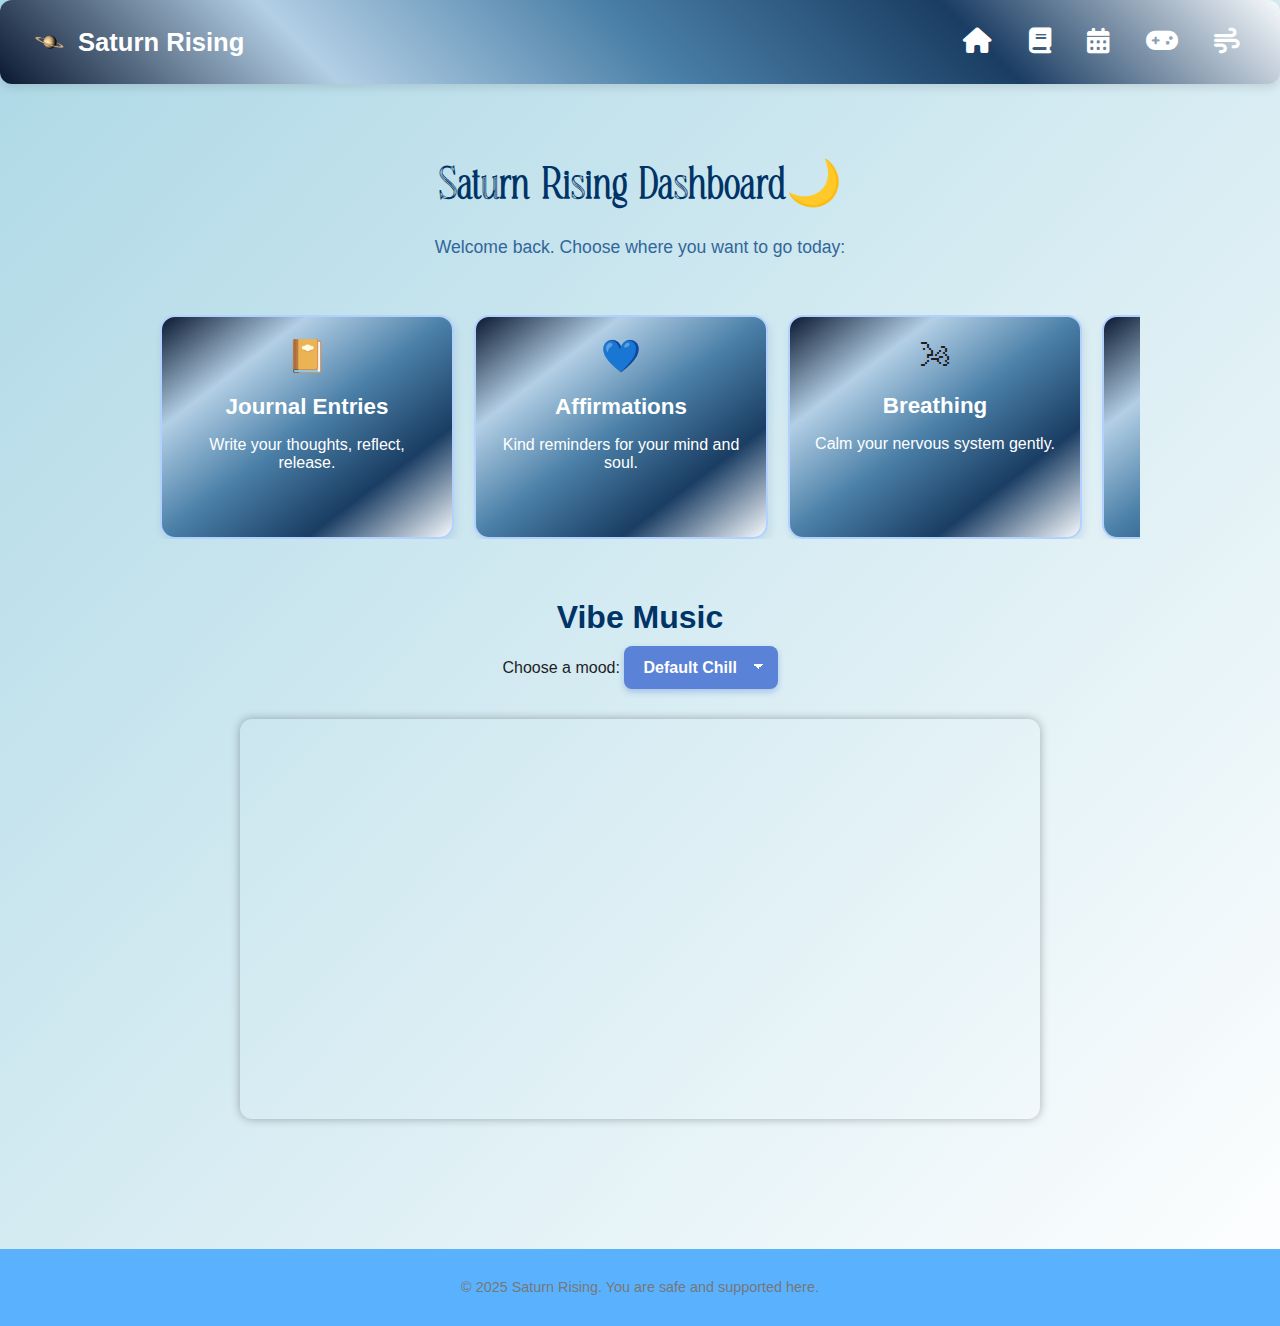
<file: index.html>
<!DOCTYPE html>
<html lang="en">
<head>
  <meta charset="UTF-8">
 <meta name="viewport" content="width=device-width, initial-scale=1.0" />
  <title>Saturn Rising Dashboard 🌙</title>
<link rel="icon" href="assets/images/favicon.ico" type="image/png" />
<link rel="stylesheet" href="styles/styles.css?v=1" />
<!-- Font Awesome 6 -->
<link rel="stylesheet"href="https://cdnjs.cloudflare.com/ajax/libs/font-awesome/6.5.0/css/all.min.css"/>
  </head>
<body>
    <header class="navbar">
    <div class="logo">
        <img src="assets/images/logo.png" alt="Saturn Rising Logo" />
        <span>Saturn Rising</span>
    </div>
    <nav>
        <a href="#" title="Dashboard" class="active"><i class="fas fa-home"></i></a>
        <a href="journal.html" title="Journal"><i class="fas fa-book"></i></a>
        <a href="calendar.html" title="Calendar"><i class="fas fa-calendar-alt"></i></a>
        <a href="game.html" title="Games"><i class="fas fa-gamepad"></i></a>
        <a href="breathe.html" title="Breathe"><i class="fas fa-wind"></i></a>
    </nav>
</header>
<main class="content">
    <div class="dashboard-container">
   	<h1>Saturn Rising Dashboard🌙</h1>
  	<p>Welcome back. Choose where you want to go today:</p>
   </div>

<div class="catalogue-wrapper">
     <!-- Catalogue Container -->
    <div class="catalogue-container">
        <div class="card" onclick="goTo('journal.html')">
            <span>📔</span>
            <h2>Journal Entries</h2>
            <p>Write your thoughts, reflect, release.</p>
        </div>

        <!-- Card to navigate to the Affirmations section in intrusive.html -->
	<div class="card" onclick="scrollToAffirmations()">
 		<span>💙</span>
  		<h2>Affirmations</h2>
  		<p>Kind reminders for your mind and soul.</p>
	</div>

        <div class="card" onclick="goTo('breathe.html')">
            <span>🌬</span>
            <h2>Breathing</h2>
            <p>Calm your nervous system gently.</p>
        </div>

        <div class="card" onclick="goTo('intrusive.html')">
            <span>🧠</span>
            <h2>Thought Reframer</h2>
            <p>Reframe and let go of intrusive thoughts.</p>
        </div>
    </div>
  </div>

  <!-- 🎧 Vibe Music Section -->
  <section id="music">
    <h2>Vibe Music</h2>
    <label for="moodPlaylist">Choose a mood:</label>
    <select id="moodPlaylist">
      <option value="default">Default Chill</option>
      <option value="happy">Happy</option>
      <option value="sad">Sad</option>
      <option value="anxious">Anxious</option>
      <option value="reflective">Reflective</option>
      <option value="energetic">Energetic</option>
    </select>

    <div id="spotifyEmbed" class="spotify-player"></div>
  </section>
</main>

  <footer>
    <p>© 2025 Saturn Rising. You are safe and supported here.</p>
  </footer>

  <script>
    function goTo(page) {
      window.location.href = page;
    }

    const playlistURIs = {
      default: "https://open.spotify.com/embed/playlist/0izlnveXyc7iw8uLZ87acj?utm_source=generator",
      happy: "https://open.spotify.com/embed/playlist/37i9dQZF1EIdt7tQbR8QDN?utm_source=generator",
      sad: "https://open.spotify.com/embed/playlist/37i9dQZF1EIg85EO6f7KwU?utm_source=generator",
      anxious: "https://open.spotify.com/embed/playlist/7ll3l128TqTXbtyZGF7WR7?utm_source=generator",
      reflective: "https://open.spotify.com/embed/playlist/7gSLEvRrbHItuwYvpnPW8V?utm_source=generator",
      energetic: "https://open.spotify.com/embed/playlist/1xM2YVBpc6WS89NfMCHnxu?utm_source=generator"
    };

    function updateSpotifyPlayer(mood) {
      const uri = playlistURIs[mood] || playlistURIs.default;
      document.getElementById("spotifyEmbed").innerHTML = `
        <iframe
          style="border-radius:12px"
          src="${uri}"
          width="100%"
          height="352"
          frameborder="0"
          allow="autoplay; clipboard-write; encrypted-media; fullscreen; picture-in-picture"
          loading="lazy"
          allowfullscreen
        ></iframe>
      `;
    }

    document.addEventListener("DOMContentLoaded", () => {
      updateSpotifyPlayer("default");
      document.getElementById("moodPlaylist").addEventListener("change", e => {
        updateSpotifyPlayer(e.target.value);
      });
    });
  </script>

<script>
  // Function to scroll to the Affirmations section
  function scrollToAffirmations() {
    const affirmationSection = document.getElementById('affirmationsSection');
    if (affirmationSection) {
      affirmationSection.scrollIntoView({ behavior: 'smooth' });
    }
  }
</script>
</body>
</html>
</file>
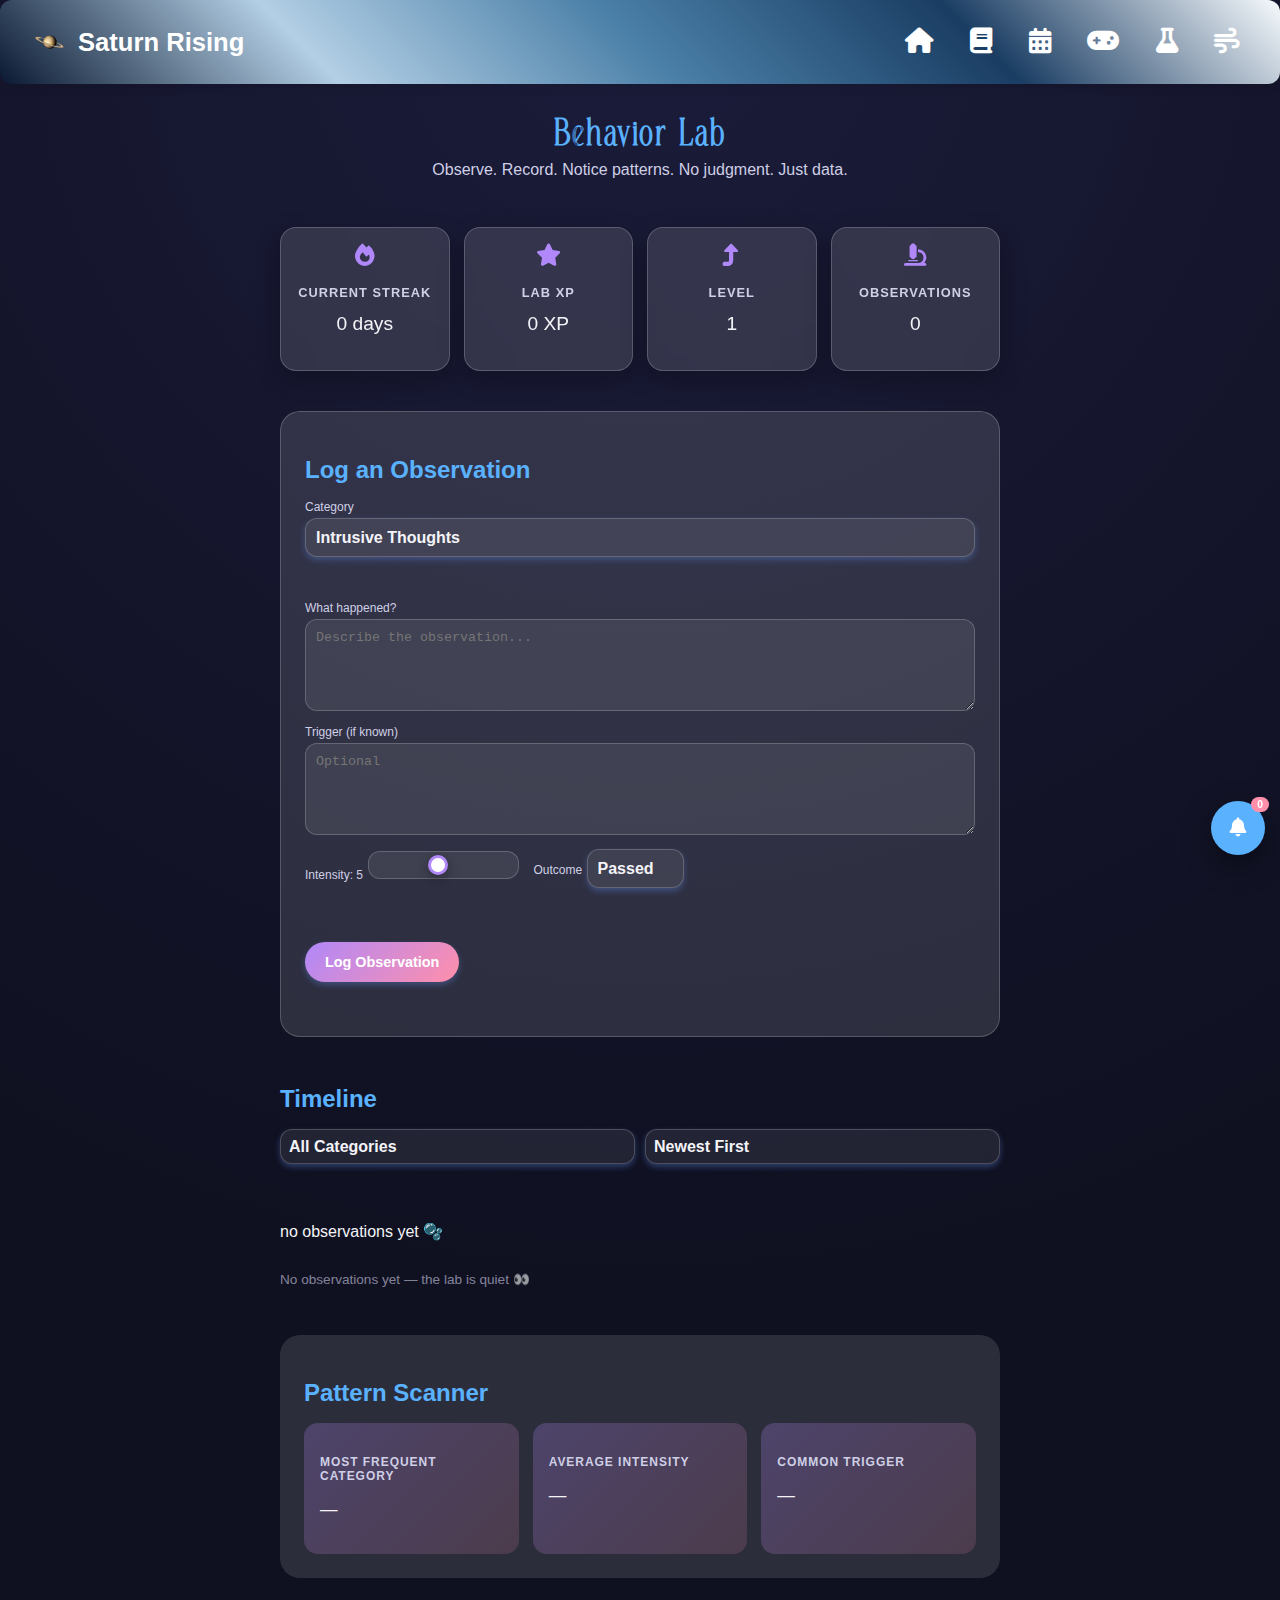
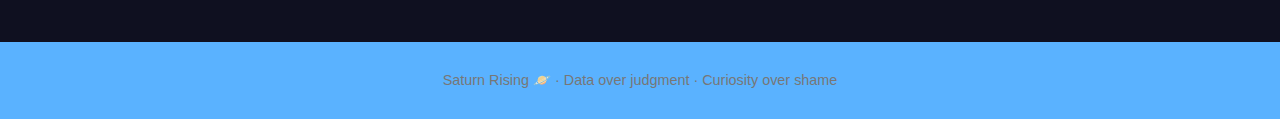
<file: behavior-lab.html>
<!DOCTYPE html>
<html lang="en">
<head>
  <meta charset="UTF-8" />
  <meta name="viewport" content="width=device-width, initial-scale=1.0" />
  <title>Behavior Lab 🧪 | Saturn Rising</title>

  <link rel="icon" href="assets/images/favicon.ico" type="image/png" />
  <link rel="stylesheet" href="styles/styles.css" />
  <link rel="stylesheet" href="styles/behavior-lab.css" />

  <!-- Font Awesome -->
  <link
    rel="stylesheet"
    href="https://cdnjs.cloudflare.com/ajax/libs/font-awesome/6.5.0/css/all.min.css"
  />
</head>

<body>

  <!-- 🌌 NAV -->
  <header class="navbar">
    <div class="logo">
      <img src="assets/images/logo.png" alt="Saturn Rising Logo" />
      <span>Saturn Rising</span>
    </div>

    <nav>
      <a href="index.html"><i class="fas fa-home"></i></a>
      <a href="journal.html"><i class="fas fa-book"></i></a>
      <a href="calendar.html"><i class="fas fa-calendar-alt"></i></a>
      <a href="game.html"><i class="fas fa-gamepad"></i></a>
      <a href="#" class="active"><i class="fas fa-flask"></i></a>
      <a href="breathe.html"><i class="fas fa-wind"></i></a>
    </nav>
  </header>

  <main class="app-content">

    <!-- 🧪 LAB HEADER -->
    <section class="lab-hero">
      <h1>Behavior Lab</h1>
      <p>Observe. Record. Notice patterns. No judgment. Just data.</p>
    </section>

    <!-- 📊 LAB STATS -->
    <section class="lab-stats">
      <div class="stat-card">
        <i class="fas fa-fire"></i>
        <h3>Current Streak</h3>
        <p><span id="streakCount">0</span> days</p>
      </div>

      <div class="stat-card">
        <i class="fas fa-star"></i>
        <h3>Lab XP</h3>
        <p><span id="xpCount">0</span> XP</p>
      </div>

      <div class="stat-card">
        <i class="fas fa-level-up-alt"></i>
        <h3>Level</h3>
        <p><span id="level">1</span></p>
      </div>

      <div class="stat-card">
        <i class="fas fa-microscope"></i>
        <h3>Observations</h3>
        <p><span id="entryCount">0</span></p>
      </div>
    </section>

    <!-- 🧾 LOG OBSERVATION -->
    <section class="log-observation">
      <h2>Log an Observation</h2>
      <form id="behaviorForm">

        <div class="form-row">
          <label>Category</label>
          <select id="category">
            <optgroup label="🧠 OCD / Anxiety">
              <option value="intrusive-thought">Intrusive Thoughts</option>
              <option value="compulsion">Compulsions</option>
              <option value="rumination">Rumination</option>
              <option value="reassurance-seeking">Reassurance Seeking</option>
              <option value="mental-checking">Mental Checking</option>
            </optgroup>

            <optgroup label="🌀 ADHD">
              <option value="impulse">Impulses</option>
              <option value="executive-dysfunction">Executive Dysfunction</option>
              <option value="time-blindness">Time Blindness</option>
              <option value="task-paralysis">Task Paralysis</option>
              <option value="hyperfocus">Hyperfocus</option>
              <option value="forgetfulness">Forgetfulness</option>
            </optgroup>

            <optgroup label="🌊 PMDD / Hormonal">
              <option value="emotional-volatility">Emotional Volatility</option>
              <option value="irritability-rage">Irritability / Rage</option>
              <option value="hopelessness">Hopelessness</option>
              <option value="rejection-sensitivity">Rejection Sensitivity</option>
              <option value="energy-crash">Energy Crash</option>
            </optgroup>

            <optgroup label="🛡 CPTSD / Trauma">
              <option value="emotional-flashback">Emotional Flashback</option>
              <option value="dissociation-numbness">Dissociation / Numbness</option>
              <option value="hypervigilance">Hypervigilance</option>
              <option value="breath-holding">Subconscious Breath-Holding</option>
              <option value="freeze-response">Freeze Response</option>
              <option value="shame-spiral">Shame Spiral</option>
            </optgroup>

            <optgroup label="✋ Body-Focused Repetitive Behaviors">
              <option value="skin-picking">Excoriation (Skin Picking)</option>
              <option value="trichotillomania">Trichotillomania</option>
            </optgroup>
          </select>
        </div>

        <div class="form-row">
          <label>What happened?</label>
          <textarea id="description" placeholder="Describe the observation..."></textarea>
        </div>

        <div class="form-row">
          <label>Trigger (if known)</label>
          <textarea id="trigger" placeholder="Optional"></textarea>
        </div>

        <div class="form-row split">
          <div>
            <label for="intensity">
               Intensity: 
               <span id="intensityValue">5</span>
            </label>
            <input type="range" min="1" max="10" value="5" id="intensity" />

          </div>

          <div>
            <label>Outcome</label>
            <select id="outcome">
              <option value="passed">Passed</option>
              <option value="lingered">Lingered</option>
              <option value="escalated">Escalated</option>
            </select>
          </div>
        </div>

        <button type="submit" class="primary-btn">Log Observation</button>
      </form>
    </section>

    <!-- 🗂 OBSERVATION TIMELINE -->
    <section class="observation-timeline">
      <h2>Timeline</h2>

      <div class="timeline-filters">
        <select id="filterCategory">
          <option value="">All Categories</option>
          <optgroup label="🧠 OCD / Anxiety">
            <option value="intrusive-thought">Intrusive Thoughts</option>
            <option value="compulsion">Compulsions</option>
            <option value="rumination">Rumination</option>
            <option value="reassurance-seeking">Reassurance Seeking</option>
            <option value="mental-checking">Mental Checking</option>
          </optgroup>

          <optgroup label="🌀 ADHD">
            <option value="impulse">Impulses</option>
            <option value="executive-dysfunction">Executive Dysfunction</option>
            <option value="time-blindness">Time Blindness</option>
            <option value="task-paralysis">Task Paralysis</option>
            <option value="hyperfocus">Hyperfocus</option>
            <option value="forgetfulness">Forgetfulness</option>
          </optgroup>

          <optgroup label="🌊 PMDD / Hormonal">
            <option value="emotional-volatility">Emotional Volatility</option>
            <option value="irritability-rage">Irritability / Rage</option>
            <option value="hopelessness">Hopelessness</option>
            <option value="rejection-sensitivity">Rejection Sensitivity</option>
            <option value="energy-crash">Energy Crash</option>
          </optgroup>

          <optgroup label="🛡 CPTSD / Trauma">
            <option value="emotional-flashback">Emotional Flashback</option>
            <option value="dissociation-numbness">Dissociation / Numbness</option>
            <option value="hypervigilance">Hypervigilance</option>
            <option value="breath-holding">Subconscious Breath-Holding</option>
            <option value="freeze-response">Freeze Response</option>
            <option value="shame-spiral">Shame Spiral</option>
          </optgroup>

          <optgroup label="✋ BFRBs">
            <option value="skin-picking">Skin Picking</option>
            <option value="trichotillomania">Hair Pulling (Trich)</option>
          </optgroup>
        </select>

        <select id="filterTime">
          <option value="newest">Newest First</option>
          <option value="oldest">Oldest First</option>
          <option value="highest">Highest Intensity</option>
        </select>
      </div>

      <div id="timelineEntries" class="timeline-entries">
        <!-- Dynamic observation cards -->
      </div>
    </section>

    <!-- 🔍 PATTERN LAB -->
    <section class="pattern-lab">
      <h2>Pattern Scanner</h2>
      <div class="pattern-cards">
        <div class="pattern-card">
          <h4>Most Frequent Category</h4>
          <p id="topCategory">—</p>
        </div>

        <div class="pattern-card">
          <h4>Average Intensity</h4>
          <p id="avgIntensity">—</p>
        </div>

        <div class="pattern-card">
          <h4>Common Trigger</h4>
          <p id="commonTrigger">—</p>
        </div>
      </div>
    </section>

    <!-- 🔔 FLOATING NOTIFICATION BUTTON -->
    <button id="notificationButton" class="floating-notification-btn">
      <i class="fas fa-bell"></i>
      <span class="notification-badge" id="notificationCount">0</span>
    </button>

    <!-- 🧾 NOTIFICATIONS INBOX -->
    <section id="notificationPanel" class="notification-panel hidden">
      <h3 class="lab-messages-heading">Lab Messages</h3>
      <div id="notificationContainer" class="notification-list">
        <!-- Example notification template for JS:
        <div class="notification-item" data-id="123">
          <div class="notif-content">
            <p>Notification text here</p>
            <span class="timestamp">12:34 PM</span>
          </div>
          <button class="delete-note"><i class="fas fa-trash"></i></button>
        </div>
        -->
      </div>
      <button id="closeNotifications">Close</button>
    </section>

  </main>

  <!-- 🦶 FOOTER -->
  <footer class="lab-footer">
    <p>Saturn Rising 🪐 · Data over judgment · Curiosity over shame</p>
  </footer>

  <!-- JS -->
  <script src="scripts/behavior-lab.js"></script>
</body>
</html>
</file>
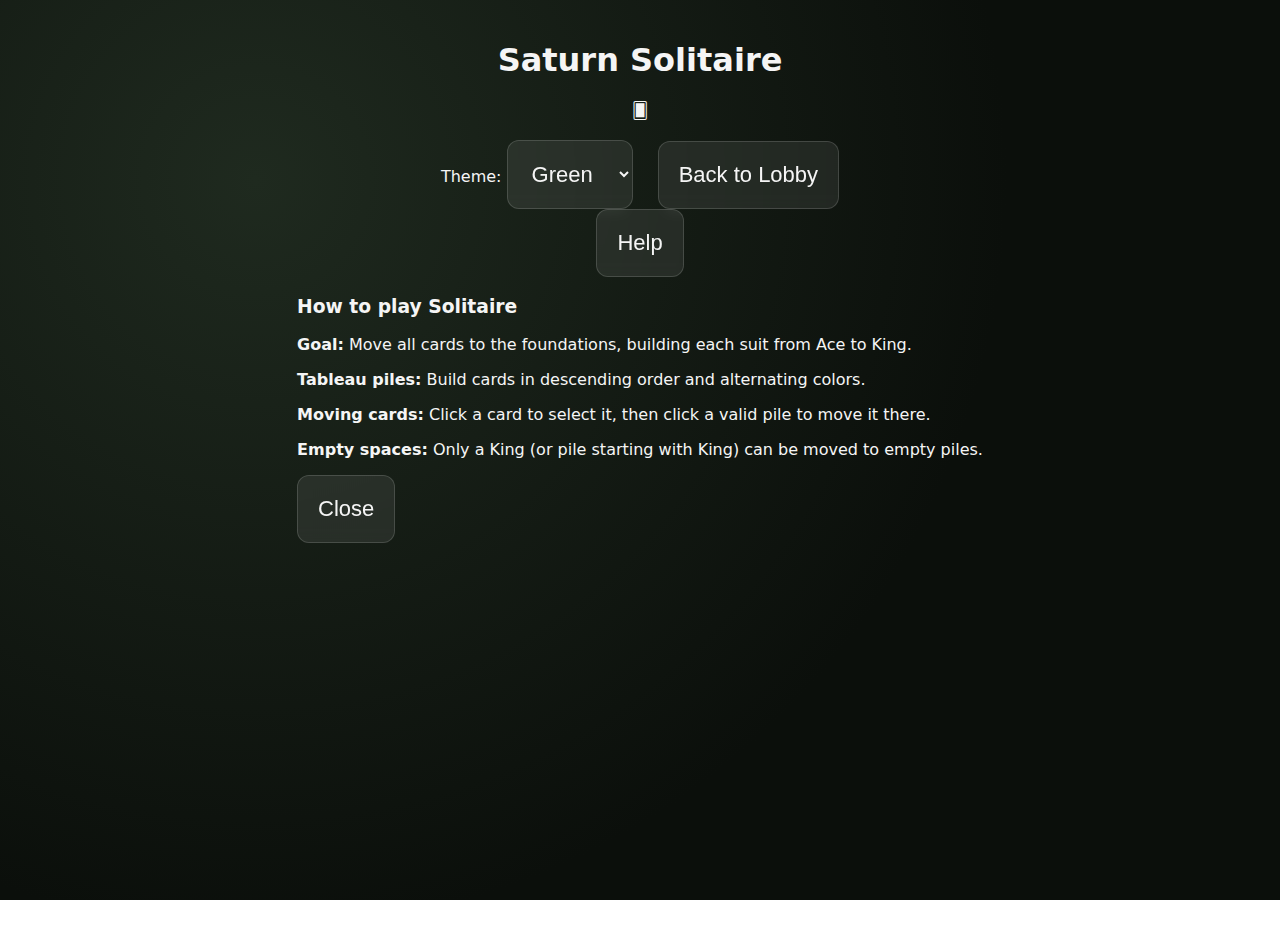
<file: games/chess.html>
<!DOCTYPE html>
<html lang="en">
<head>
<meta charset="UTF-8" />
<meta name="viewport" content="width=device-width, initial-scale=1" />
<link rel="icon" href="../assets/images/favicon.ico" type="image/png" />
<title>Saturn Solitaire</title>
<link rel="stylesheet" href="styles/chess.css" />
</head>
<body>

<h1>Saturn Solitaire</h1>

<!-- Stock and Waste piles -->
<div id="stockWaste">
  <div id="stockPile" title="Draw pile">🂠</div>
  <div id="wastePile" title="Waste pile"></div>
</div>
<!-- Foundations -->
<div id="foundations" aria-label="Foundation piles" style="display:flex; gap:12px; margin-top:20px;">
  <!-- Four piles will be rendered here -->
</div>
<div id="tableau"></div>

<div id="controls">
  <label for="themeSelector">Theme:</label>
  <select id="themeSelector" aria-label="Select Theme">
    <option value="green" selected>Green</option>
    <option value="blue">Blue</option>
    <option value="pink">Pink</option>
    <option value="purple">Purple</option>
  </select>
  <button id="backLobbyBtn" style="margin-left: 20px;">Back to Lobby</button>
</div>

<button id="helpBtn">Help</button>

<div id="helpModal" role="dialog" aria-modal="true" aria-labelledby="helpTitle" tabindex="-1">
  <h3 id="helpTitle">How to play Solitaire</h3>
  <p><strong>Goal:</strong> Move all cards to the foundations, building each suit from Ace to King.</p>
  <p><strong>Tableau piles:</strong> Build cards in descending order and alternating colors.</p>
  <p><strong>Moving cards:</strong> Click a card to select it, then click a valid pile to move it there.</p>
  <p><strong>Empty spaces:</strong> Only a King (or pile starting with King) can be moved to empty piles.</p>
  <button id="closeHelp">Close</button>
</div>

<script src="scripts/chess.js"></script>
</body>

</html>
</file>
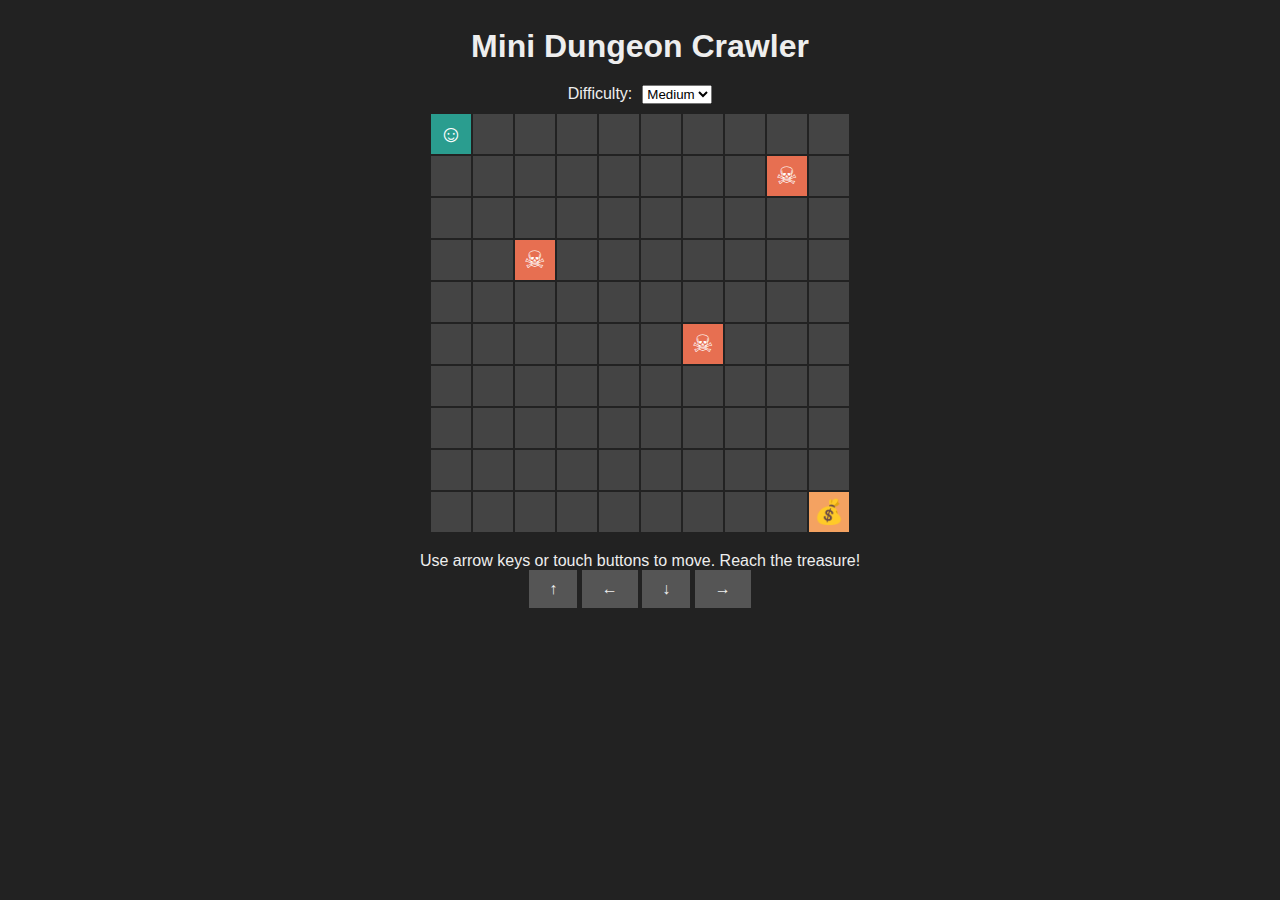
<file: games/mini_dungeon_crawler.html>
<!DOCTYPE html>
<html lang="en">
<head>
<meta charset="UTF-8">
<meta name="viewport" content="width=device-width, initial-scale=1.0">
<title>Mini Dungeon Crawler</title>
<style>
  body { display: flex; flex-direction: column; align-items: center; font-family: Arial, sans-serif; background: #222; color: #eee; }
  h1 { margin: 20px; }
  #game { display: grid; grid-template-columns: repeat(10, 40px); grid-template-rows: repeat(10, 40px); gap: 2px; margin-bottom: 20px; }
  .cell { width: 40px; height: 40px; background: #444; display: flex; justify-content: center; align-items: center; font-size: 24px; }
  .player { background: #2a9d8f; color: white; }
  .enemy { background: #e76f51; color: white; }
  .treasure { background: #f4a261; color: black; }
  #controls { margin-bottom: 10px; display: flex; gap: 10px; }
  .touch-btn { padding: 10px 20px; background: #555; color: #eee; border: none; cursor: pointer; font-size: 16px; }
  .touch-btn:active { background: #777; }
</style>
</head>
<body>

<h1>Mini Dungeon Crawler</h1>
<div id="controls">
  <label>Difficulty: </label>
  <select id="difficulty">
    <option value="easy">Easy</option>
    <option value="medium" selected>Medium</option>
    <option value="hard">Hard</option>
  </select>
</div>
<div id="game"></div>
<div id="status"></div>
<div id="touchControls">
  <button class="touch-btn" data-dir="up">↑</button>
  <button class="touch-btn" data-dir="left">←</button>
  <button class="touch-btn" data-dir="down">↓</button>
  <button class="touch-btn" data-dir="right">→</button>
</div>

<script>
const GRID_SIZE = 10;
let player = { x: 0, y: 0 };
let treasure = { x: 9, y: 9 };
let enemies = [];

const gameEl = document.getElementById('game');
const statusEl = document.getElementById('status');
const difficultySelect = document.getElementById('difficulty');

function initEnemies() {
  const difficulty = difficultySelect.value;
  let enemyCount;
  if(difficulty === 'easy') enemyCount = 2;
  else if(difficulty === 'medium') enemyCount = 4;
  else enemyCount = 6;
  enemies = [];
  while(enemies.length < enemyCount) {
    const e = { x: Math.floor(Math.random() * GRID_SIZE), y: Math.floor(Math.random() * GRID_SIZE) };
    if ((e.x !== player.x || e.y !== player.y) && (e.x !== treasure.x || e.y !== treasure.y)) enemies.push(e);
  }
}

function drawGrid() {
  gameEl.innerHTML = '';
  for (let y = 0; y < GRID_SIZE; y++) {
    for (let x = 0; x < GRID_SIZE; x++) {
      const cell = document.createElement('div');
      cell.classList.add('cell');
      if (player.x === x && player.y === y) cell.classList.add('player'), cell.textContent = '☺';
      else if (treasure.x === x && treasure.y === y) cell.classList.add('treasure'), cell.textContent = '💰';
      else {
        const enemyHere = enemies.find(e => e.x === x && e.y === y);
        if (enemyHere) cell.classList.add('enemy'), cell.textContent = '☠';
      }
      gameEl.appendChild(cell);
    }
  }
  checkStatus();
}

function movePlayer(dx, dy) {
  const newX = player.x + dx;
  const newY = player.y + dy;
  if (newX < 0 || newX >= GRID_SIZE || newY < 0 || newY >= GRID_SIZE) return;
  player.x = newX; player.y = newY;
  moveEnemies();
  drawGrid();
}

function moveEnemies() {
  const difficulty = difficultySelect.value;
  enemies.forEach(e => {
    const dx = Math.sign(player.x - e.x);
    const dy = Math.sign(player.y - e.y);
    let moveChance = 0.7;
    if(difficulty === 'easy') moveChance = 0.5;
    else if(difficulty === 'hard') moveChance = 0.9;
    if (Math.random() < moveChance) {
      if (Math.random() > 0.5) e.x += dx;
      else e.y += dy;
      e.x = Math.max(0, Math.min(GRID_SIZE-1, e.x));
      e.y = Math.max(0, Math.min(GRID_SIZE-1, e.y));
    }
  });
}

function checkStatus() {
  if (player.x === treasure.x && player.y === treasure.y) statusEl.textContent = 'You found the treasure! 🎉';
  else if (enemies.some(e => e.x === player.x && e.y === player.y)) statusEl.textContent = 'You were caught by an enemy! ☠';
  else statusEl.textContent = 'Use arrow keys or touch buttons to move. Reach the treasure!';
}

document.addEventListener('keydown', e => {
  if (e.key === 'ArrowUp') movePlayer(0, -1);
  if (e.key === 'ArrowDown') movePlayer(0, 1);
  if (e.key === 'ArrowLeft') movePlayer(-1, 0);
  if (e.key === 'ArrowRight') movePlayer(1, 0);
});

// Touch controls
document.querySelectorAll('.touch-btn').forEach(btn => {
  btn.addEventListener('click', () => {
    const dir = btn.dataset.dir;
    if(dir === 'up') movePlayer(0,-1);
    if(dir === 'down') movePlayer(0,1);
    if(dir === 'left') movePlayer(-1,0);
    if(dir === 'right') movePlayer(1,0);
  });
});

difficultySelect.addEventListener('change', () => {
  player = { x: 0, y: 0 };
  treasure = { x: 9, y: 9 };
  initEnemies();
  drawGrid();
});

initEnemies();
drawGrid();
</script>

</body>
</html>
</file>
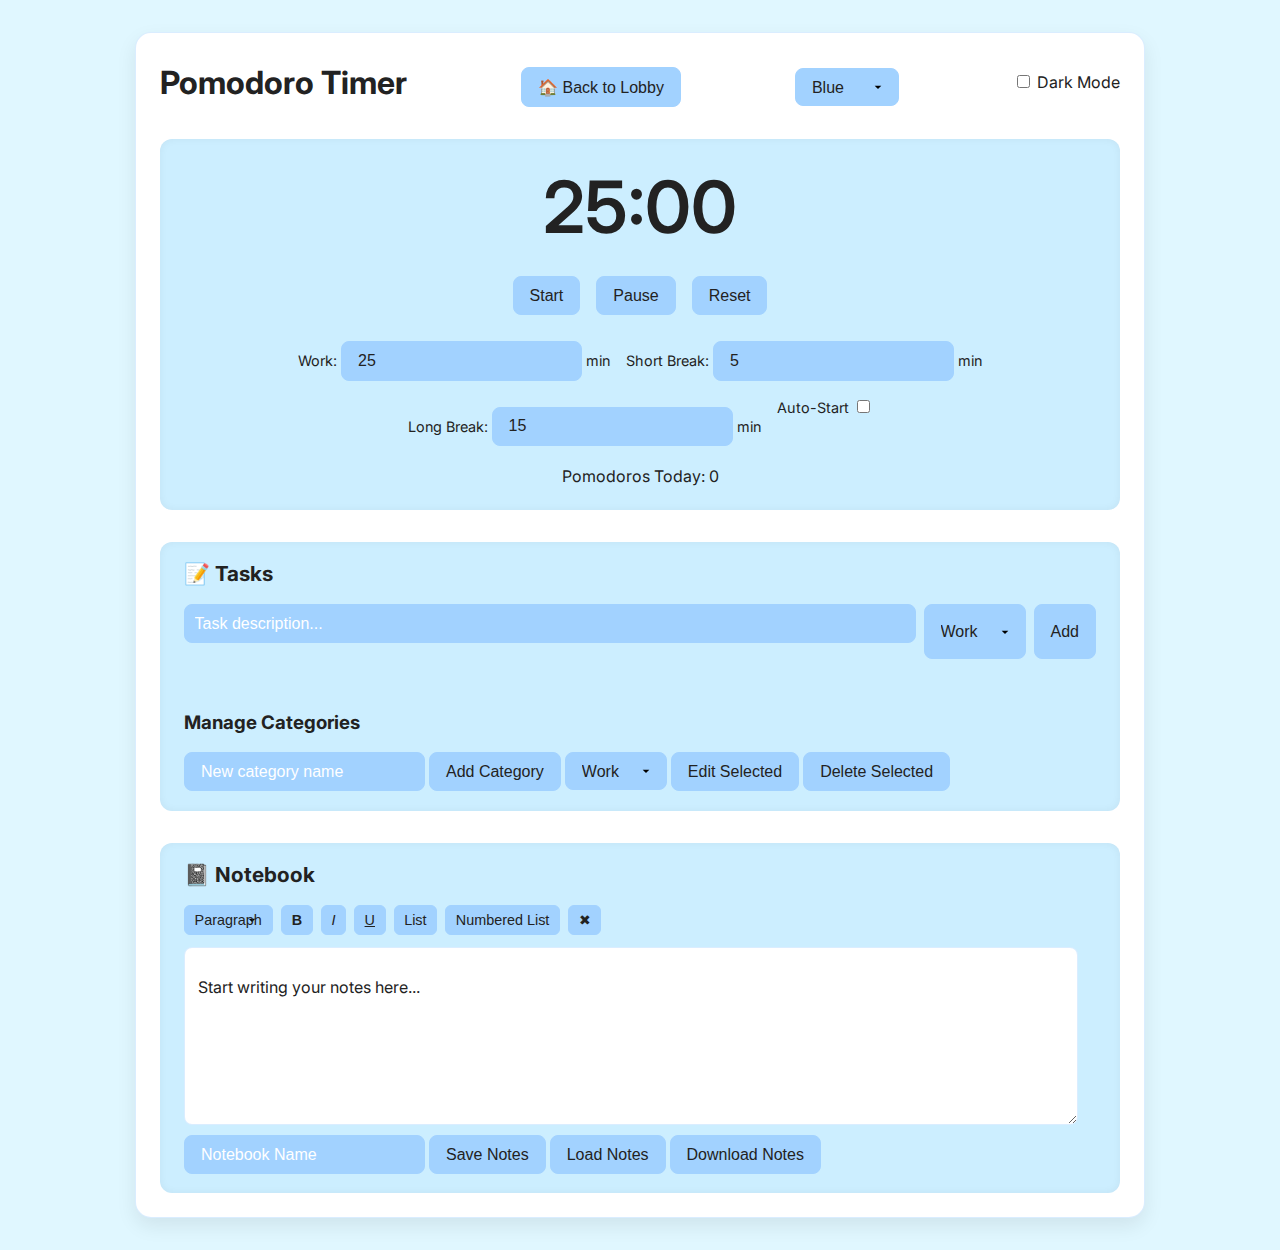
<file: games/pomodoro.html>
<!DOCTYPE html>
<html lang="en">
<head>
  <meta charset="UTF-8" />
  <meta name="viewport" content="width=device-width, initial-scale=1.0" />
  <title>Pomodoro Timer</title>
  <link rel="stylesheet" href="styles/pomodoro.css" />
</head>
<body>
  <div class="app">
    <header>
      <h1>Pomodoro Timer</h1>
      <button id="lobbyBtn">🏠 Back to Lobby</button>
      	<select id="themeSelector">
  	<option value="blue">Blue</option>
  	<option value="pink">Pink</option>
  	<option value="green">Green</option>
  	<option value="purple">Purple</option>
  	<option value="orange">Orange</option>
	</select>

	<label>
  	<input type="checkbox" id="darkModeToggle"> Dark Mode
	</label>

    </header>

    <main>
      <section class="timer-section">
  	<div id="timer">25:00</div>

  <div class="controls">
    <button id="startTimerBtn">Start</button>
    <button id="pauseTimerBtn">Pause</button>
    <button id="resetTimerBtn">Reset</button>
  </div>

  <div class="durations">
    <label for="workDuration">
      Work: 
      <input type="number" id="workDuration" value="25" min="1" autocomplete="off" /> min
    </label>

    <label for="shortBreak">
      Short Break: 
      <input type="number" id="shortBreak" value="5" min="1" autocomplete="off" /> min
    </label>

    <label for="longBreak">
      Long Break: 
      <input type="number" id="longBreak" value="15" min="1" autocomplete="off" /> min
    </label>

    <label for="autoStart">
      Auto-Start 
      <input type="checkbox" id="autoStart" />
    </label>
  </div>
<br>
  <div id="sessionCount">Pomodoros Today: 0</div>
</section>

<section class="tasks-section">
  <h2>📝 Tasks</h2>

  <div class="task-input-row">
    <input type="text" id="taskInput" placeholder="Task description..." />
    <select id="taskCategory"></select>
    <button id="addTaskBtn">Add</button>
  </div>

  <ul id="taskList"></ul>
  <br>
  <section class="category-management">
    <h3>Manage Categories</h3>
    <input type="text" id="newCategoryInput" placeholder="New category name" />
    <button id="addCategoryBtn">Add Category</button>

    <select id="editCategorySelect"></select>
    <button id="editCategoryBtn">Edit Selected</button>
    <button id="deleteCategoryBtn">Delete Selected</button>
  </section>
</section>

      <section class="notebook-section">
  <h2>📓 Notebook</h2>

  <div class="editor-toolbar">
    <select id="formatBlock">
      <option value="p">Paragraph</option>
      <option value="h1">Heading 1</option>
      <option value="h2">Heading 2</option>
      <option value="h3">Heading 3</option>
      <option value="h4">Heading 4</option>
      <option value="h5">Heading 5</option>
      <option value="h6">Heading 6</option>
    </select>
    <button data-cmd="bold"><b>B</b></button>
    <button data-cmd="italic"><i>I</i></button>
    <button data-cmd="underline"><u>U</u></button>
    <button data-cmd="insertUnorderedList">List</button>
    <button data-cmd="insertOrderedList">Numbered List</button>
    <button data-cmd="removeFormat">✖</button>
  </div>

  <div id="notebook" contenteditable="true" class="rich-notes">
    <p>Start writing your notes here...</p>
  </div>
  <input type="text" id="notebookName" placeholder="Notebook Name">
  <button id="saveNotesBtn"><i class="fas fa-save"></i> Save Notes</button>
  <button id="loadNotesBtn"><i class="fas fa-file-import"></i> Load Notes</button>

  <button id="downloadNotebookBtn">
  <i class="fas fa-download"></i> Download Notes
</button>

</section>

    </main>
  </div>

  <script src="scripts/pomodoro.js"></script>
</body>
</html>
</file>
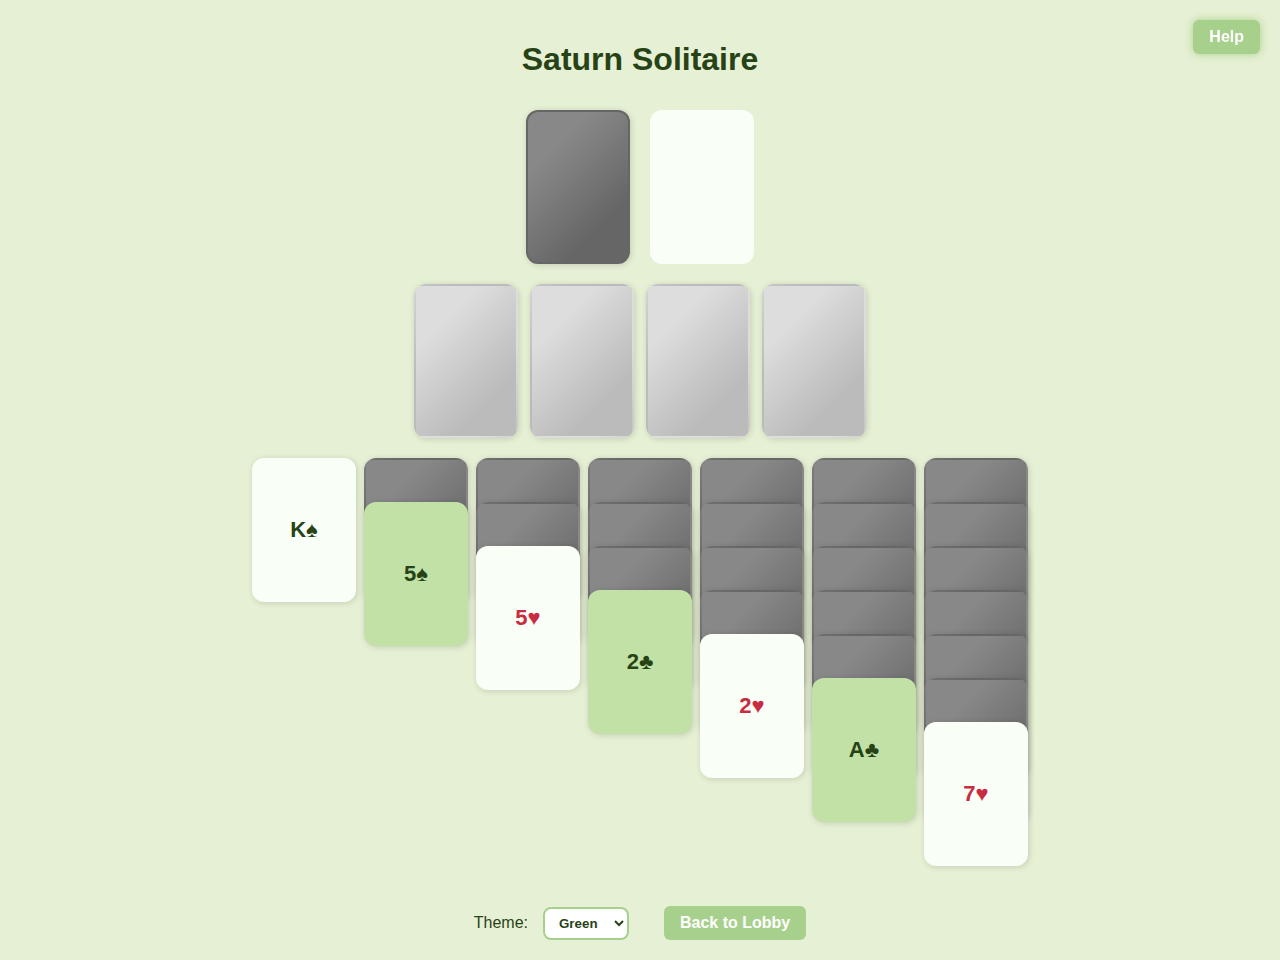
<file: games/solitaire.html>
<!DOCTYPE html>
<html lang="en">
<head>
<meta charset="UTF-8" />
<meta name="viewport" content="width=device-width, initial-scale=1" />
<link rel="icon" href="../assets/images/favicon.ico" type="image/png" />
<title>Saturn Solitaire</title>
<link rel="stylesheet" href="styles/solitaire.css" />
</head>
<body>

<h1>Saturn Solitaire</h1>

<!-- Stock and Waste piles -->
<div id="stockWaste">
  <div id="stockPile" title="Draw pile">🂠</div>
  <div id="wastePile" title="Waste pile"></div>
</div>
<!-- Foundations -->
<div id="foundations" aria-label="Foundation piles" style="display:flex; gap:12px; margin-top:20px;">
  <!-- Four piles will be rendered here -->
</div>
<div id="tableau"></div>

<div id="controls">
  <label for="themeSelector">Theme:</label>
  <select id="themeSelector" aria-label="Select Theme">
    <option value="green" selected>Green</option>
    <option value="blue">Blue</option>
    <option value="pink">Pink</option>
    <option value="purple">Purple</option>
  </select>
  <button id="backLobbyBtn" style="margin-left: 20px;">Back to Lobby</button>
</div>

<button id="helpBtn">Help</button>

<div id="helpModal" role="dialog" aria-modal="true" aria-labelledby="helpTitle" tabindex="-1">
  <h3 id="helpTitle">How to play Solitaire</h3>
  <p><strong>Goal:</strong> Move all cards to the foundations, building each suit from Ace to King.</p>
  <p><strong>Tableau piles:</strong> Build cards in descending order and alternating colors.</p>
  <p><strong>Moving cards:</strong> Click a card to select it, then click a valid pile to move it there.</p>
  <p><strong>Empty spaces:</strong> Only a King (or pile starting with King) can be moved to empty piles.</p>
  <button id="closeHelp">Close</button>
</div>

<script src="scripts/solitaire.js"></script>
</body>
</html>
</file>
<file: styles/styles.css>
/* 🌟🌟🌟 VARIABLES & ROOT COLORS 🌟🌟🌟 */
:root {
  --bg-light: #7096d1;
  --bg-dark: #1f1f2f;
  --text-light: #1e1e1e;
  --text-dark: #eaeaea;
  --accent: #5ab2ff; /* updated from purple to sky blue */
  --transition-speed: 0.3s;
}

/* 🧑‍💻🧑‍💻🧑‍💻 BODY & GLOBAL STYLES 🧑‍💻🧑‍💻🧑‍💻 */
body {
  margin: 0;
  font-family: 'Segoe UI', Tahoma, Geneva, Verdana, sans-serif;
  background: linear-gradient(to bottom right, #add8e6, #ffffff);
  color: var(--text-light);
  transition: background-color var(--transition-speed), color var(--transition-speed);
}

@font-face {
      font-family: 'healing';
      src: url('../assets/fonts/healing.otf') format('opentype');
      font-weight: normal;
      font-style: normal;
    }

/* 🚀🚀🚀 NAVBAR STYLES 🚀🚀🚀 */
.navbar {
  display: flex;
  justify-content: space-between;
  align-items: center;
  padding: 1.5rem 2rem;
  background: linear-gradient(45deg, #0a1931, #b3cfe5,#4a7fa7, #1a3d63, #f6fafd);  /* Gradient background */
  color: white;
  box-shadow: 0 4px 8px rgba(0, 0, 0, 0.1);  /* Subtle shadow for depth */
  border-radius: 12px;  /* Rounded corners */
  transition: background 0.3s ease;
}

.navbar:hover {
  background: linear-gradient(45deg, #f6fafd, #1a3d63, #4a7fa7, #b3cfe5,  #0a1931); /* Reverse gradient on hover */
}

.navbar .logo {
  display: flex;
  align-items: center;
  gap: 10px;
  font-size: 1.6rem;
  font-weight: bold;
  color: white;
  transition: transform 0.3s ease;
}

.navbar .logo img {
  height: 36px;
  transition: transform 0.3s ease;
}

.navbar .logo:hover img {
  transform: rotate(360deg);  /* Logo rotation effect */
}

.navbar nav a {
  color: white;
  margin-left: 1.5rem;
  text-decoration: none;
  font-size: 1.4rem;
  transition: transform 0.3s, color 0.3s;
  display: inline-block;
}

.navbar nav a:hover {
  transform: scale(1.1);
  color: #ffc4d6;
}

.navbar nav a i {
  font-size: 1.6rem;
  margin-right: 8px;  /* Space between icon and text */
}

nav a.active{
color: var(--pink);
}

nav a:hover {
    color: var(--hot-pink);
}

/* Small screen adjustments */
@media screen and (max-width: 768px) {
  .navbar {
    flex-direction: column;
    align-items: center;
    text-align: center;
  }

  .navbar nav {
    margin-top: 1rem;
  }

  .navbar nav a {
    margin: 0.5rem;
  }
}

h1 {
   font-family: 'healing', serif;
   color: #003366;
   margin: 0;
   font-size: 2.5rem;
   text-align: center;
}


/* 📄📄📄 CONTENT & SECTION STYLES 📄📄📄 */
.content {
  padding: 2rem;
  max-width: 1000px;
  margin: auto;
}

section {
  margin-bottom: 3rem;
}

section h2 {
  color: var(--accent);
  margin-bottom: 1rem;
}

/* 🦶🦶🦶 FOOTER STYLES 🦶🦶🦶 */
footer {
  text-align: center;
  padding: 1rem;
  background-color: var(--accent);
  color: white;
}

/* 📅📅📅 CALENDAR STYLES 📅📅📅 */
.calendar-controls {
  display: flex;
  justify-content: space-between;
  align-items: center;
  margin-bottom: 1rem;
}

.calendar-controls h3 {
  margin: 0;
  font-size: 1.2rem;
}

.calendar-grid {
  display: grid;
  grid-template-columns: repeat(7, 1fr);
  gap: 5px;
  background: #eee;
  border-radius: 10px;
  padding: 10px;
}

.calendar-day {
  background: white;
  border-radius: 6px;
  height: 80px;
  padding: 5px;
  font-size: 0.8rem;
  position: relative;
  cursor: pointer;
  display: flex;
  flex-direction: column;
  justify-content: space-between;
}

.calendar-day.inactive {
  opacity: 0.3;
}

.mood-dots {
  display: flex;
  flex-wrap: wrap;
  gap: 3px;
}

.mood-dot {
  width: 10px;
  height: 10px;
  border-radius: 50%;
}

/* 🛑🛑🛑 MODAL STYLES 🛑🛑🛑 */
.modal {
  position: fixed;
  top: 0;
  left: 0;
  width: 100%;
  height: 100%;
  background: rgba(0, 0, 0, 0.6);
  display: flex;
  align-items: center;
  justify-content: center;
  z-index: 999;
}

.modal.hidden {
  display: none;
}

.modal-content {
  background: white;
  padding: 1rem;
  border-radius: 10px;
  max-width: 300px;
  width: 90%;
}

.mood-options {
  display: flex;
  flex-wrap: wrap;
  gap: 5px;
  margin-bottom: 1rem;
}

.mood-checkbox {
  display: flex;
  align-items: center;
  gap: 5px;
  background: #f0f0f0;
  border-radius: 6px;
  padding: 3px 6px;
  font-size: 0.8rem;
  cursor: pointer;
}

.mood-checkbox input {
  display: none;
}

.mood-checkbox.checked {
  background-color: var(--accent);
  color: white;
}


/* DASHBOARD */

.dashboard-container {
  display: flex;
  flex-direction: column;  /* Stack items vertically */
  justify-content: center;  /* Center vertically */
  align-items: center;      /* Center horizontally */
  margin-top: 40px;
  text-align: center;       /* Center text inside the container */
}

.dashboard-container h1 {
  font-size: 2.8em;
  color: #003366;
  margin-bottom: 10px;
}

.dashboard-container p {
  font-size: 1.1em;
  color: #336699;
}

/* 🎨 Catalogue Styles */
.catalogue-wrapper {
  display: flex;
  align-items: center;
  justify-content: center;
  position: relative;
  margin-top: 40px;
  width: 100%;
}

/* Scrollable container showing one card at a time */
.catalogue-container {
  display: flex;
  gap: 20px;
  padding: 0;  /* Remove the 20px padding */
  width: 100%;
  scroll-behavior: smooth;
  justify-content: flex-start;  /* Align to the left to ensure the first card is visible */
  overflow-x: auto;
  padding-left: 20px; /* Optional, to add a little space before the first card */
  box-sizing: border-box;  /* Ensure padding doesn't affect overall width */
}



.catalogue-container p,
.catalogue-container h2 {
    color: #fff;
}


.catalogue-container .card {
    background: linear-gradient(to bottom right, #0a1931, #b3cfe5, #4a7fa7, #1a3d63, #f6fafd);
    border: 2px solid #b3d1ff;
    border-radius: 15px;
    width: 250px;  /* Fixed card width */
    height: 180px;
    padding: 20px;
    box-shadow: 2px 4px 8px rgba(0, 64, 128, 0.1);
    cursor: pointer;
    transition: transform 0.2s ease, background-color 0.3s ease;
    flex-shrink: 0; /* Prevents shrinking */
    text-align: center;
}

.catalogue-container .card:hover {
    background: linear-gradient(to bottom right, #1a3d63, #4a7fa7, #0a1931, #b3cfe5, #f6fafd);
    transform: scale(1.03);
}

/* Scroll markers (carousel-like indicators) */
.scroll-markers {
  display: flex;
  justify-content: center;
  gap: 10px;
  margin-top: 15px;
}

.scroll-markers .marker {
  width: 12px;
  height: 12px;
  border-radius: 50%;
  background-color: #bbb;
  transition: background-color 0.3s;
}

.scroll-markers .marker.active {
  background-color: #6a5acd; /* Active marker color */
}

/* Responsive layout for smaller screens */
@media (max-width: 768px) {
  .catalogue-wrapper {
    flex-direction: column;
  }
  .scroll-arrow {
    top: 10px;
    transform: translateY(0);
  }
}

    .card {
      background-color: #f0f8ff;
      border: 2px solid #b3d1ff;
      border-radius: 15px;
      width: 220px;
      height: 180px;
      padding: 20px;
      box-shadow: 2px 4px 8px rgba(0, 64, 128, 0.1);
      cursor: pointer;
      transition: transform 0.2s ease, background-color 0.3s ease;
    }

    .card:hover {
      background-color: #e0f0ff;
      transform: scale(1.03);
    }

    .card h2 {
      font-size: 1.4em;
      margin-bottom: 10px;
    }

    .card span {
      font-size: 2em;
      display: block;
      margin-bottom: 10px;
    }

    footer {
      margin-top: 50px;
      font-size: 0.9em;
      color: #777;
    }

  
/* 🎵🎵🎵 MUSIC SELECT & PLAYER 🎵🎵🎵 */
#music {
  margin-top: 60px;
  text-align: center;
}

#music h2 {
  font-size: 2em;
  margin-bottom: 10px;
  color: #003366;
}

/* Center the select dropdown */
.music-controls {
  display: flex;
  justify-content: center;
  margin-bottom: 20px;
}

/* Center the iframe */
#spotifyEmbed {
  display: flex;
  justify-content: center;
}

#spotifyEmbed iframe {
  width: 80%;
  height: 400px;
  border: none;
  border-radius: 12px;
  box-shadow: 0 0 10px rgba(0,0,0,0.3);
}


/* 🔵🔵🔵 BUTTONS & SELECT STYLING 🔵🔵🔵 */
select, button {
  background-color: #5a82d6; /* medium blue */
  color: white;
  border: none;
  border-radius: 8px;
  padding: 0.8rem 1.2rem;
  margin-bottom: 30px; /* Adjust the value here as needed */
  font-size: 1rem;
  font-weight: 600;
  cursor: pointer;
  transition: background-color 0.3s ease, box-shadow 0.3s ease;
  box-shadow: 0 3px 6px rgba(90, 130, 214, 0.4);
  outline: none;
  appearance: none; /* remove default arrow for select */
}

/* Dropdown arrow for select */
select {
  background-image:
    linear-gradient(45deg, transparent 50%, white 50%),
    linear-gradient(135deg, white 50%, transparent 50%),
    linear-gradient(to right, #5a82d6, #5a82d6);
  background-position:
    calc(100% - 20px) calc(1em + 2px),
    calc(100% - 15px) calc(1em + 2px),
    calc(100% - 25px) 0.5em;
  background-size: 5px 5px, 5px 5px, 1px 1.5em;
  background-repeat: no-repeat;
  padding-right: 2.5rem;
}

/* Hover & focus states */
select:hover, select:focus,
button:hover, button:focus {
  background-color: #3d63c7; /* darker blue */
  box-shadow: 0 6px 12px rgba(61, 99, 199, 0.6);
}

/* Disabled state */
select:disabled, button:disabled {
  background-color: #a0b0db;
  cursor: not-allowed;
  box-shadow: none;
  color: #eee;
}

.entry .edit-btn {
  background-color: #4da6ff;
  color: white;
  border: none;
  padding: 8px 14px;
  border-radius: 6px;
  cursor: pointer;
  margin-top: 10px;
  margin-right: 10px;
  font-size: 1em;
  transition: background-color 0.3s ease;
}

.entry .edit-btn:hover {
  background-color: #3399ff;
}


/* 🌙🌙🌙 DARK MODE 🌙🌙🌙 */
body.dark {
  background-color: var(--bg-dark);
  color: var(--text-dark);
}

body.dark footer,
body.dark .navbar {
  background-color: #4b3b8d;
}
</file>
<file: styles/behavior-lab.css>
/* ================================
   🧪 BEHAVIOR LAB – AESTHETIC CORE
================================ */

:root {
  --bg-main: #0f1020;
  --bg-soft: rgba(255, 255, 255, 0.08);
  --bg-card: rgba(255, 255, 255, 0.12);
  --border-glass: rgba(255, 255, 255, 0.2);

  --accent-pink: #ff8fab;
  --accent-purple: #b088f9;
  --accent-blue: #5ab2ff;
  --accent-green: #7ce577;

  --text-main: #f4f4f8;
  --text-soft: #cfcfe6;
}

body {
  background:
    radial-gradient(circle at top, #1b1c3a, #0f1020 70%);
  color: var(--text-main);
}

.app-content {
  max-width: 720px;
  margin: 0 auto;
  padding: 0 16px;
}

/* ================================
   🧪 LAB HERO
================================ */

.lab-hero {
  text-align: center;
  margin: 2rem 0 3rem;
}

.lab-hero h1 {
  color: var(--accent-blue);
  font-size: 2.4rem;
  letter-spacing: 0.05em;
}

.lab-hero p {
  color: var(--text-soft);
  max-width: 420px;
  margin: 0.5rem auto 0;
}

/* ================================
   📊 STATS BAR
================================ */

.lab-stats {
  display: grid;
  grid-template-columns: repeat(auto-fit, minmax(140px, 1fr));
  gap: 14px;
  margin-bottom: 2.5rem;
}

.stat-card {
  background: var(--bg-card);
  backdrop-filter: blur(14px);
  border: 1px solid var(--border-glass);
  border-radius: 16px;
  padding: 16px;
  text-align: center;
  box-shadow: 0 8px 24px rgba(0,0,0,0.25);
}

.stat-card i {
  font-size: 1.4rem;
  color: var(--accent-purple);
  margin-bottom: 6px;
}

.stat-card h3 {
  font-size: 0.8rem;
  text-transform: uppercase;
  letter-spacing: 0.08em;
  color: var(--text-soft);
}

.stat-card p {
  font-size: 1.2rem;
  margin-top: 4px;
}

/* ================================
   🧾 LOG OBSERVATION
================================ */

.log-observation {
  background: var(--bg-card);
  border: 1px solid var(--border-glass);
  border-radius: 20px;
  padding: 24px;
  margin-bottom: 3rem;
}

.log-observation h2 {
  margin-bottom: 1rem;
}

.form-row {
  display: flex;
  flex-direction: column;
  margin-bottom: 14px;
}

.form-row.split {
  flex-direction: row;
  gap: 12px;
}

.form-row label {
  font-size: 0.75rem;
  color: var(--text-soft);
  margin-bottom: 4px;
}

.log-observation textarea,
.log-observation select,
.log-observation input[type="range"] {
  background: var(--bg-soft);
  border: 1px solid var(--border-glass);
  border-radius: 12px;
  padding: 10px;
  color: var(--text-main);
}

textarea {
  resize: vertical;
  min-height: 70px;
}

.primary-btn {
  margin-top: 10px;
  background: linear-gradient(
    135deg,
    var(--accent-purple),
    var(--accent-pink)
  );
  color: white;
  border: none;
  border-radius: 999px;
  padding: 12px 20px;
  cursor: pointer;
  font-size: 0.9rem;
  transition: transform 0.2s ease, box-shadow 0.2s ease;
}

.primary-btn:hover {
  transform: translateY(-2px);
  box-shadow: 0 6px 20px rgba(255, 143, 171, 0.4);
}

/* ==============================
   Observation Entry Previews
============================== */

.observation-card {
  background: linear-gradient(135deg, rgba(92, 171, 255, 0.1), rgba(255, 156, 244, 0.1));
  border: 1px solid rgba(255, 156, 244, 0.3);
  border-radius: 14px;
  padding: 14px 16px;
  cursor: pointer;
  overflow: hidden;
  transition: all 0.3s ease;
  max-height: 80px; /* collapsed height */
  position: relative;
  box-shadow: 0 4px 15px rgba(92, 171, 255, 0.15);
}

.observation-card:hover {
  box-shadow: 0 8px 25px rgba(92, 171, 255, 0.3);
}

/* Preview row (collapsed) */
.obs-preview {
  display: flex;
  justify-content: space-between;
  font-weight: 600;
  color: #fff;
}

.obs-preview span {
  margin-right: 10px;
}

/* Expanded details */
.observation-card.expanded {
  max-height: 500px; /* enough to show details */
  background: linear-gradient(135deg, rgba(92, 171, 255, 0.2), rgba(255, 156, 244, 0.2));
  box-shadow: 0 6px 30px rgba(92, 171, 255, 0.25);
  max-height: 100%; 
}

.observation-card.expanded .obs-details {
  display: block;
  margin-top: 10px;
  font-size: 0.95rem;
  line-height: 1.4;
  color: #f4f4f8;
  transition: all 0.3s ease;
}

/* Hide details when collapsed */
.obs-details {
  display: none;
}

/* Action buttons container */
.obs-actions {
  margin-top: 10px;
  display: flex;
  gap: 8px;
}

/* Edit & Delete buttons */
.obs-actions button {
  padding: 6px 10px;
  border: none;
  border-radius: 6px;
  font-size: 0.85rem;
  cursor: pointer;
  transition: all 0.2s ease;
}

/* Edit button */
.obs-actions .edit-btn {
  background: var(--accent-blue);
  color: white;
}

.obs-actions .edit-btn:hover {
  background: #5a9ce0;
}

/* Delete button */
.obs-actions .delete-btn {
  background: var(--accent-pink);
  color: white;
}

.obs-actions .delete-btn:hover {
  background: #ff6f9f;
}

/* Read / greyed out card */
.observation-card.read {
  background: rgba(255, 255, 255, 0.05);
  color: #d19dff; /* lighter purple for read messages */
  border-color: #d19dff;
}

/* Optional: smooth height transition */
.observation-card,
.observation-card.expanded {
  transition: max-height 0.35s ease, box-shadow 0.3s ease, background 0.3s ease;
}

/* ===========================
   Notifications
=========================== */
#notificationButton {
  position: fixed;
  bottom: 15px;
  right: 15px;
  background: var(--accent-blue);
  color: white;
  border: none;
  padding: 14px 16px;
  border-radius: 50%;
  cursor: pointer;
  font-size: 1.2em;
  z-index: 1500;
  display: flex;
  align-items: center;
  justify-content: center;
}

.notification-badge {
  position: absolute;
  top: 2px;
  right: 2px;
  background: #ff3d00;
  color: white;
  font-size: 0.8em;
  padding: 3px 5px;
  border-radius: 50%;
}

#notificationPanel {
  position: fixed;
  bottom: 60px;
  right: 15px;
  width: 300px;
  max-height: 70vh;
  overflow-y: auto;
  background: #fff;
  border-radius: 10px;
  box-shadow: 0 4px 20px rgba(0,0,0,0.2);
  padding: 12px;
  z-index: 1400;
}

#notificationPanel.hidden {
  display: none;
}

.notification-item {
  padding: 8px 10px;
  margin-bottom: 6px;
  border-left: 4px solid #920ba6;
  background: linear-gradient(135deg, rgba(92, 171, 255, 0.3), rgba(255, 156, 244, 0.3));
  color: #480268; /* dark purple for text */
  border-radius: 6px;
  cursor: pointer;
  display: flex;
  justify-content: space-between;
  align-items: center;
  transition: background 0.3s;
  font-size: 0.9em;
}

.notification-item.read {
  border-left: 4px solid #d19dff;
  background: linear-gradient(135deg, rgba(92, 171, 255, 0.3), rgba(255, 156, 244, 0.3));
  color: #666666;
}

.notification-item .delete-note {
  background: transparent;
  border: none;
  color: #888;
  cursor: pointer;
  font-weight: bold;
}

/* ===========================
   Toasts (temporary alerts)
=========================== */
.toast {
  position: fixed;
  bottom: 50px;
  left: 50%;
  transform: translateX(-50%) translateY(30px);
  background: #0a8aca;
  color: rgb(14, 1, 1);
  padding: 10px 20px;
  border-radius: 20px;
  opacity: 0;
  z-index: 2000;
  transition: all 0.3s ease;
}

.toast.show {
  opacity: 1;
  transform: translateX(-50%) translateY(0);
}


/* ================================
   🗂 TIMELINE
================================ */

.observation-timeline {
  margin-bottom: 3rem;
}

.timeline-filters {
  display: flex;
  gap: 10px;
  margin-bottom: 12px;
}

.timeline-filters select {
  flex: 1;
  background: var(--bg-soft);
  border: 1px solid var(--border-glass);
  border-radius: 12px;
  padding: 8px;
  color: var(--text-main);
}

.timeline-entries {
  display: flex;
  flex-direction: column;
  gap: 14px;
}

/* Card placeholder styling */
.timeline-entries::after {
  content: "No observations yet — the lab is quiet 👀";
  color: var(--text-soft);
  font-size: 0.85rem;
  opacity: 0.6;
}

.timeline-filters optgroup {
  color: var(--text-soft);
  font-style: normal;
}

/* ================================
   🔍 PATTERN LAB
================================ */

.pattern-lab {
  background: var(--bg-card);
  border-radius: 20px;
  padding: 24px;
  margin-bottom: 4rem;
}

.pattern-cards {
  display: grid;
  grid-template-columns: repeat(auto-fit, minmax(160px, 1fr));
  gap: 14px;
}

.pattern-card {
  background: linear-gradient(
    135deg,
    rgba(176,136,249,0.25),
    rgba(255,143,171,0.15)
  );
  border-radius: 14px;
  padding: 16px;
}

.pattern-card h4 {
  font-size: 0.75rem;
  text-transform: uppercase;
  letter-spacing: 0.08em;
  color: var(--text-soft);
}

.pattern-card p {
  font-size: 1.1rem;
  margin-top: 6px;
}

/* ================================
   🔔 NOTIFICATIONS
================================ */

.floating-notification-btn {
  position: fixed;
  bottom: 22px;
  right: 22px;
  width: 54px;
  height: 54px;
  border-radius: 50%;
  border: none;
  background: linear-gradient(
    135deg,
    var(--accent-blue),
    var(--accent-purple)
  );
  color: white;
  font-size: 1.2rem;
  box-shadow: 0 10px 30px rgba(0,0,0,0.4);
  cursor: pointer;
  z-index: 1000;
}

.notification-badge {
  position: absolute;
  top: -4px;
  right: -4px;
  background: var(--accent-pink);
  color: white;
  font-size: 0.65rem;
  padding: 2px 6px;
  border-radius: 999px;
}

/* ===============================
   🔔 FLOATING NOTIFICATIONS PANEL
   =============================== */
#notificationBell {
    position: fixed;
    bottom: 30px;
    right: 30px;
    background: linear-gradient(135deg, #ff9cf4, #b37aff);
    color: white;
    width: 60px;
    height: 60px;
    border-radius: 50%;
    display: flex;
    justify-content: center;
    align-items: center;
    font-size: 1.8rem;
    cursor: pointer;
    box-shadow: 0 8px 20px rgba(255, 156, 244, 0.4);
    transition: transform 0.2s ease, box-shadow 0.2s ease;
    z-index: 1000;
}

#notificationBell:hover {
    transform: scale(1.1);
    box-shadow: 0 12px 28px rgba(255, 156, 244, 0.6);
}

/* Panel container – shades of pink & blue */
.notification-panel {
    position: fixed;
    bottom: 100px;
    right: 30px;
    width: 320px;
    max-height: 450px;
    background: linear-gradient(145deg, rgba(92, 171, 255, 0.15), rgba(255, 156, 244, 0.15));
    backdrop-filter: blur(15px);
    border-radius: 20px;
    padding: 15px;
    overflow-y: auto;
    box-shadow: 0 8px 30px rgba(92, 171, 255, 0.4);
    display: flex;
    flex-direction: column;
    gap: 10px;
    z-index: 999;
    animation: slideUp 0.3s ease forwards;
}

.notification-panel.hidden {
  display: none;
}

.lab-messages-heading {
  color: var(--accent-pink); /* uses your defined pink */
  font-size: 1.1rem;
  font-weight: 600;
  margin-bottom: 12px;
}

/* Individual notifications – now matching panel theme */
.notification-item {
    background: linear-gradient(135deg, rgba(92, 171, 255, 0.3), rgba(255, 156, 244, 0.3));
    color: #480268;
    padding: 12px 15px;
    border-radius: 15px;
    font-size: 0.9rem;
    box-shadow: 0 4px 12px rgba(92, 171, 255, 0.3);
    display: flex;
    justify-content: space-between;
    align-items: center;
    cursor: default;
    opacity: 0;
    transform: translateY(10px);
    animation: fadeInUp 0.4s forwards;
}

/* Timestamp in notifications */
.notification-item span.timestamp {
    color: #480268; /* same dark purple */
    font-size: 0.7rem;
    opacity: 0.7;
    margin-left: 10px;
}


/* Toast popup (temporary) */
.toast {
    position: fixed;
    bottom: 100px;
    right: 100px;
    background: linear-gradient(135deg, #ff9cf4, #b37aff);
    color: #fff;
    padding: 12px 20px;
    border-radius: 20px;
    box-shadow: 0 8px 25px rgba(180, 122, 255, 0.5);
    font-size: 0.95rem;
    opacity: 0;
    transform: translateY(20px);
    z-index: 1001;
    pointer-events: none;
    transition: all 0.4s ease;
}

/* Toast active state */
.toast.show {
    opacity: 1;
    transform: translateY(0);
}

/* Animations */
@keyframes slideUp {
    from { opacity: 0; transform: translateY(20px); }
    to { opacity: 1; transform: translateY(0); }
}

@keyframes fadeInUp {
    from { opacity: 0; transform: translateY(10px); }
    to { opacity: 1; transform: translateY(0); }
}

/* Scrollbar style for panel */
.notification-panel::-webkit-scrollbar {
    width: 6px;
}

.notification-panel::-webkit-scrollbar-track {
    background: rgba(255, 255, 255, 0.05);
    border-radius: 10px;
}

.notification-panel::-webkit-scrollbar-thumb {
    background: rgba(255, 156, 244, 0.4);
    border-radius: 10px;
}

/* ================================
            SLIDER
================================ */
/* Thumb */
input[type="range"]::-webkit-slider-thumb {
  -webkit-appearance: none;
  appearance: none;
  width: 20px;
  height: 20px;
  border-radius: 50%;
  background: white;
  border: 3px solid var(--accent-purple);
  box-shadow: 0 4px 12px rgba(0,0,0,0.3);
  cursor: pointer;
}

input[type="range"]::-moz-range-thumb {
  width: 20px;
  height: 20px;
  border-radius: 50%;
  background: white;
  border: 3px solid var(--accent-purple);
  box-shadow: 0 4px 12px rgba(0,0,0,0.3);
  cursor: pointer;
}

input[type="range"] {
  -webkit-appearance: none;
  appearance: none;
  height: 6px;
  border-radius: 999px;
  background: linear-gradient(
    to right,
    var(--accent-purple),
    var(--accent-pink)
  );
  outline: none;
}

/* ================================
   📱 MOBILE LOVE
================================ */

@media (max-width: 700px) {

    .app-content {
    padding: 0 14px;
  }

   .lab-stats {
    display: grid;
    grid-template-columns: repeat(2, 1fr);
    gap: 12px;
  }

  .stat-card {
    padding: 14px;
  }

  .stat-card p {
    font-size: 1.1rem;
  }

  .timeline-filters {
    flex-direction: column;
  }

  .timeline-entries {
    gap: 18px;
  }

  .timeline-entries::after {
    text-align: center;
    padding: 20px 0;
  }
  
  .navbar {
    flex-direction: column;
    gap: 12px;
    padding: 1rem;
  }

  .navbar .logo {
    font-size: 1.2rem;
  }

  .navbar nav {
    display: flex;
    gap: 18px;
  }

  .navbar nav a {
    font-size: 1.4rem;
    margin: 0;
  }

  .delete-note {
    font-size: 5vw;
    padding: 2px 4px;
  }
}

@media (max-width: 600px) {

    .app-content {
    padding: 0 14px;
  }

   .lab-stats {
    display: grid;
    grid-template-columns: repeat(2, 1fr);
    gap: 12px;
  }

  .stat-card {
    padding: 14px;
  }

  .stat-card p {
    font-size: 1.1rem;
  }

  .timeline-filters {
    flex-direction: column;
  }

  .timeline-entries {
    gap: 18px;
  }

  .timeline-entries::after {
    text-align: center;
    padding: 20px 0;
  }

  .form-row.split {
    flex-direction: column;
  }

  .lab-hero h1 {
    font-size: 1.8rem;
  }

  .log-observation {
    padding: 18px;
  }

  .log-observation textarea,
  .log-observation select {
    font-size: 0.95rem;
    padding: 12px;
  }

  .primary-btn {
    width: 100%;
    padding: 14px;
    font-size: 1rem;
  }

   .timeline-filters {
    flex-direction: column;
  }

  input[type="range"] {
    height: 8px;
  }

  input[type="range"]::-webkit-slider-thumb {
    width: 24px;
    height: 24px;
  }

  input[type="range"]::-moz-range-thumb {
    width: 24px;
    height: 24px;
  }
}

@media (max-width: 480px) {

    .app-content {
    padding: 0 14px;
  }

   .lab-stats {
    display: grid;
    grid-template-columns: repeat(2, 1fr);
    gap: 12px;
  }

  .stat-card {
    padding: 14px;
  }

  .stat-card p {
    font-size: 1.1rem;
  }

    .pattern-cards {
    grid-template-columns: 1fr;
  }

  .pattern-card {
    padding: 18px;
  }

   .floating-notification-btn {
    margin-bottom: 20vw;
    right: 16px;
    width: 50px;
    height: 50px;
    display: flex;
    align-items: center;
    justify-content: center;
   }

.floating-notification-btn i {
  line-height: 1;
}
}
</file>
<file: games/styles/chess.css>
:root {
    --light: #f0d9b5;
    --dark: #b58863;
    --border: #2a2a2a;
    --highlight: rgba(255, 215, 0, 0.6);

    --bg-main: radial-gradient(circle at 20% 20%, #1f2a1f, #0b0f0b 60%);
    --panel-bg: rgba(25, 35, 25, 0.6);
    --ui-bg: rgba(255, 255, 255, 0.08);
    --ui-text: #f5f5f5;
}

/* ===== GLOBAL ===== */

body {
    margin: 0;
    padding: 20px;
    min-height: 100vh;
    display: flex;
    flex-direction: column;
    align-items: center;
    background: var(--bg-main);
    background-attachment: fixed;
    color: var(--ui-text);
    font-family: system-ui, -apple-system, BlinkMacSystemFont, sans-serif;
}

main {
    margin: 0;
    padding: 20px;
    min-height: 100vh;
    align-items: center;
}

/* Loading Screen */
#loadingScreen {
    position: fixed;
    top: 0;
    left: 0;
    width: 100%;
    height: 100%;
    display: flex;
    flex-direction: column;
    justify-content: center;
    align-items: center;
    background-color: #f0d9b5;
    /* fallback */
    background-image:
        linear-gradient(45deg, #b58863 25%, transparent 25%),
        linear-gradient(-45deg, #b58863 25%, transparent 25%),
        linear-gradient(45deg, transparent 75%, #b58863 75%),
        linear-gradient(-45deg, transparent 75%, #b58863 75%);
    background-size: 60px 60px;
    background-position: 0 0, 0 30px, 30px -30px, -30px 0px;

    z-index: 1000;
}

.loading-piece {
    width: 180px;
    height: auto;
    margin-bottom: 20px;
}

#loadingScreen h1 {
    font-family: 'Times New Roman', serif;
    font-size: 3rem;
    margin-bottom: 15px;
    letter-spacing: 2px;
    color: #fff;
    /* or another contrasting color */
    text-shadow:
        2px 2px 4px rgba(0, 0, 0, 0.7),
        /* main shadow */
        0 0 10px rgba(255, 255, 255, 0.3);
    /* optional glow */
}

.loading-dots span {
    display: inline-block;
    width: 10px;
    height: 10px;
    margin: 0 5px;
    background: #fff;
    border-radius: 50%;
    animation: blink 1.4s infinite both;
}

.loading-dots span:nth-child(2) {
    animation-delay: 0.2s;
}

.loading-dots span:nth-child(3) {
    animation-delay: 0.4s;
}

@keyframes blink {

    0%,
    80%,
    100% {
        opacity: 0;
        transform: scale(0.5);
    }

    40% {
        opacity: 1;
        transform: scale(1);
    }
}

/* ===== CONTROLS PANEL ===== */

.controls {
    width: 100%;
    max-width: 900px;
    display: flex;
    flex-wrap: wrap;
    gap: 10px;
    justify-content: center;
    align-items: center;
    padding: 14px 18px;
    margin-bottom: 20px;

    backdrop-filter: blur(12px);
    background: var(--panel-bg);
    border-radius: 18px;
    border: 1px solid rgba(255, 255, 255, 0.1);
    box-shadow: 0 20px 50px rgba(0, 0, 0, 0.5);
}

select,
button {
    padding: 10px 14px;
    border-radius: 12px;
    border: 1px solid rgba(255, 255, 255, 0.15);
    font-size: 14px;
    cursor: pointer;

    background: var(--ui-bg);
    color: var(--ui-text);
    backdrop-filter: blur(6px);

    transition: all 0.2s ease;
}

select:hover,
button:hover {
    transform: translateY(-2px);
    background: rgba(255, 255, 255, 0.15);
}

button:active {
    transform: scale(0.96);
}

.turn {
    font-size: 20px;
    opacity: 0.8;
}

/* ===== GAME AREA ===== */

.game {
    display: flex;
    gap: 18px;
    align-items: center;
    justify-content: center;
    flex-wrap: wrap;
}

/* ===== BOARD WRAPPER ===== */

.board-wrapper {
    position: relative;
    padding: 22px;
    border-radius: 28px;

    background: linear-gradient(145deg,
            rgba(255, 255, 255, 0.05),
            rgba(0, 0, 0, 0.4));

    box-shadow:
        0 30px 60px rgba(0, 0, 0, 0.6),
        inset 0 0 40px rgba(0, 0, 0, 0.4);
}

.board-wrapper::before {
    content: "";
    position: absolute;
    inset: -60px;
    z-index: -1;
    border-radius: 50%;

    background: radial-gradient(circle,
            rgba(100, 255, 100, 0.15),
            transparent 70%);

    filter: blur(60px);
}

/* ===== BOARD ===== */

.board {
    display: grid;
    grid-template-columns: repeat(8, 1fr);
    grid-template-rows: repeat(8, 1fr);

    width: min(85vw, 420px);
    height: min(85vw, 420px);

    border-radius: 18px;
    overflow: hidden;
    border: 3px solid var(--border);
    box-shadow: 0 20px 50px rgba(0, 0, 0, 0.6);
}

.square {
    display: flex;
    align-items: center;
    justify-content: center;
    font-size: clamp(22px, 4vw, 34px);
    user-select: none;
    cursor: pointer;
    transition: background 0.2s ease;
    position: relative;
}

/* Highlight selected piece */
.square.selected {
    outline: 3px solid rgb(182, 182, 20);
    outline-offset: -3px;
}

.light {
    background: var(--light);
}

.dark {
    background: var(--dark);
}

/* ===== GRAVEYARDS ===== */

.graveyard {
    display: flex;
    flex-wrap: wrap;
    gap: 6px;
    font-size: 18px;
    max-width: 80px;
    opacity: 0.85;
}


/* ============================
//          MODAL
============================ */

.modal {
    position: fixed;
    inset: 0;
    display: none;
    align-items: center;
    justify-content: center;

    background: rgba(0, 0, 0, 0.65);
    backdrop-filter: blur(8px);
    padding: 20px;
    z-index: 1000;
}

.modal.show {
    display: flex;
}

.modal-content {
    width: 100%;
    max-width: 480px;
    padding: 32px;

    border-radius: 22px;
    background: linear-gradient(145deg,
            rgba(255, 255, 255, 0.08),
            rgba(0, 0, 0, 0.6));

    border: 1px solid rgba(255, 255, 255, 0.15);
    box-shadow: 0 25px 70px rgba(0, 0, 0, 0.7);
    text-align: center;
}

.modal-content h3 {
    margin-top: 0;
    font-size: 24px;
    letter-spacing: 0.5px;
}

.modal-content p {
    margin: 12px 0 24px;
    font-size: 16px;
    opacity: 0.9;
}

/* Buttons */

.modal-btn {
    width: 100%;
    font-size: 18px;
    padding: 14px;
    margin-top: 14px;
    border-radius: 14px;
    border: 1px solid rgba(255, 255, 255, 0.15);
    cursor: pointer;
    backdrop-filter: blur(6px);
    transition: all 0.2s ease;
    color: var(--ui-text);
}

.modal-btn:hover {
    transform: translateY(-2px);
}

.modal-btn:active {
    transform: scale(0.97);
}

.play-again {
    background: rgba(0, 200, 120, 0.25);
}

.go-lobby {
    background: rgba(200, 80, 80, 0.25);
}


/* ============================
        RESPONSIVE 
===========================*/

@media (max-width: 600px) {

    body {
        padding: 10px;
    }

    .controls {
        flex-direction: column;
        align-items: stretch;
        gap: 14px;
        padding: 18px;
    }

    select,
    button {
        font-size: clamp(14px, 4vw, 22px);
        padding: clamp(10px, 3vw, 20px);
    }


    .turn {
        font-size: 25px;
        text-align: center;
    }

    .graveyard {
        display: none;
    }

    .modal-content {
        padding: 24px;
    }

    .modal-content h3 {
        font-size: 22px;
    }

    .modal-btn {
        font-size: 20px;
        padding: 16px;
    }

    .loading-piece {
        width: 150px;
        margin-bottom: 18px;
    }

    #loadingScreen h1 {
        font-size: 2.5rem;
        letter-spacing: 1.5px;
    }

    .loading-dots span {
        width: 9px;
        height: 9px;
        margin: 0 4px;
    }
}

@media (min-width: 768px) {
    .board {
        width: min(95vw, 800px);
        height: min(95vw, 800px);
    }

    select,
    button {
        font-size: clamp(14px, 4vw, 22px);
        padding: clamp(10px, 3vw, 20px);
    }

    .loading-piece {
        width: 50%;
        height: auto;
        margin-bottom: 20px;
    }

    #loadingScreen h1 {
        font-size: 5rem;
        letter-spacing: 2px;
    }

    .loading-dots span {
        width: 10px;
        height: 10px;
        margin: 0 5px;
    }
}
</file>
<file: games/styles/pomodoro.css>
/* Import clean modern font */
@import url('https://fonts.googleapis.com/css2?family=Inter:wght@400;600&display=swap');

:root {
  --bg: #ffffff;
  --text: #222222;
  --primary: #a2d2ff;
  --secondary: #cceeff;
  --accent: #ffffff;
  --border: #cccccc;
}

body {
  margin: 0;
  padding: 0;
  font-family: 'Inter', sans-serif;
  background: var(--bg);
  color: var(--text);
  transition: background 0.3s ease, color 0.3s ease;
}

/* === Layout === */
.app {
  max-width: 960px;
  margin: 2rem auto;
  padding: 1.5rem;
  background: var(--accent);
  border-radius: 16px;
  box-shadow: 0 8px 20px rgba(0,0,0,0.08);
  border: 1px solid var(--border);
}

header {
  display: flex;
  flex-wrap: wrap;
  justify-content: space-between;
  align-items: center;
  margin-bottom: 2rem;
  gap: 1rem;
}

header h1 {
  font-size: 2rem;
  margin: 0;
}

/* === Buttons & Inputs === */
button, select, input[type="number"], input[type="text"] {
  font-size: 1rem;
  padding: 0.6rem 1rem;
  border-radius: 8px;
  border: 1px solid var(--primary);
  background-color: var(--primary);
  color: var(--text);
  cursor: pointer;
  transition: background 0.2s ease, transform 0.1s ease;
  margin-top: 10px;
}

button:hover, select:hover {
  background-color: var(--secondary);
}

button:active {
  transform: scale(0.98);
}

select {
  appearance: none;
  background-image: url("data:image/svg+xml;utf8,<svg fill='black' height='16' viewBox='0 0 24 24' width='16' xmlns='http://www.w3.org/2000/svg'><path d='M7 10l5 5 5-5z'/></svg>");
  background-repeat: no-repeat;
  background-position: right 0.75rem center;
  background-size: 1rem;
  padding-right: 2rem;
}

/* === Timer === */
.timer-section {
  text-align: center;
  margin-bottom: 2rem;
  padding: 1.5rem;
  border-radius: 12px;
  background-color: var(--secondary);
  box-shadow: inset 0 0 8px rgba(0,0,0,0.05);
}

#timer {
  font-size: 4.5rem;
  margin-bottom: 1rem;
  font-weight: 600;
}

/* === Controls === */
.controls {
  display: flex;
  justify-content: center;
  flex-wrap: wrap;
  gap: 1rem;
  margin-bottom: 1rem;
}

.durations {
  display: flex;
  justify-content: center;
  flex-wrap: wrap;
  gap: 1rem;
  margin-top: 1rem;
}

.durations label {
  font-size: 0.9rem;
}

/* ==== NOTEBOOK====*/
.editor-toolbar {
  display: flex;
  flex-wrap: wrap;
  gap: 0.5rem;
  margin-bottom: 0.75rem;
}

.editor-toolbar select,
.editor-toolbar button {
  padding: 0.4rem 0.6rem;
  font-size: 0.9rem;
  border-radius: 6px;
  border: 1px solid var(--primary);
  background-color: var(--primary);
  color: var(--text);
  cursor: pointer;
  transition: background 0.2s;
}

.editor-toolbar button:hover,
.editor-toolbar select:hover {
  background-color: var(--secondary);
}

.rich-notes {
  border: 1px solid var(--border);
  background: var(--accent);
  padding: 1rem;
  border-radius: 8px;
  min-height: 150px;
  max-height: 400px;
  overflow-y: auto;
}

.rich-notes:focus {
  outline: 2px solid var(--primary);
}

.rich-notes h1, h2, h3, h4, h5, h6 {
  margin-top: 1rem;
  margin-bottom: 0.5rem;
}

.rich-notes p {
  margin-bottom: 0.75rem;
}

.rich-notes ul, .rich-notes ol {
  margin-left: 1.5rem;
  margin-bottom: 1rem;
}

/* === Sections (Tasks & Notebook) === */
.tasks-section,
.notebook-section {
  margin-top: 2rem;
  padding: 1.2rem 1.5rem;
  border-radius: 12px;
  background-color: var(--secondary);
  box-shadow: inset 0 0 8px rgba(0,0,0,0.05);
}

.tasks-section h2,
.notebook-section h2 {
  margin-top: 0;
  font-size: 1.3rem;
}

/* === Task Input & List === */
#taskInput {
  width: 100%;
  margin-bottom: 1rem;
  padding: 0.6rem;
}

.task-input-row {
  display: flex;
  gap: 0.5rem;
  margin-bottom: 1rem;
}

#taskList {
  list-style: none;
  padding: 0;
  margin: 0;
}

#taskList li {
  position: relative;
  overflow: hidden;
  transition: transform 0.3s ease;
  background: var(--accent);
  margin: 6px 0;
  padding: 10px 10px 10px 50px;
  border-left: 6px solid var(--primary); /* Fallback */
  border-radius: 4px;
}

.delete-btn {
  position: absolute;
  left: 0;
  top: 0;
  bottom: 0;
  width: 40px;
  background: #e74c3c;
  color: white;
  font-weight: bold;
  font-size: 20px;
  display: flex;
  justify-content: center;
  align-items: center;
  cursor: pointer;
  opacity: 0;
  transition: opacity 0.3s ease;
  z-index: 2;
}

li.show-delete .delete-btn {
  opacity: 1;
}

li.show-delete {
  transform: translateX(40px);
}

#taskCategory {
  flex-shrink: 0;
}

.task-completed {
  text-decoration: line-through;
  opacity: 0.6;
}

.task-label {
  display: flex;
  align-items: center;
  gap: 0.5rem;
  flex: 1;
}

/* Category color variants (based on theme) */
body[class*="blue"] .task-work { border-color: #74befe; }
body[class*="blue"] .task-study { border-color: #89ccff; }
body[class*="blue"] .task-chores { border-color: #a2d2ff; }
body[class*="blue"] .task-health { border-color: #bee7ff; }
body[class*="blue"] .task-misc { border-color: #d6f2ff; }

/* Repeat for pink theme */
body[class*="pink"] .task-work { border-color: #ff95c5; }
body[class*="pink"] .task-study { border-color: #ffaacc; }
body[class*="pink"] .task-chores { border-color: #ffc2da; }
body[class*="pink"] .task-health { border-color: #ffd6e5; }
body[class*="pink"] .task-misc { border-color: #ffeaf2; }

body[class*="green"] .task-work {
  background-color: rgba(112, 224, 0, 0.1);
}

/* GREEN theme variants */
body[class*="green"] .task-work   { border-color: #70e000; }
body[class*="green"] .task-study  { border-color: #9ef01a; }
body[class*="green"] .task-chores { border-color: #b5ead7; }
body[class*="green"] .task-health { border-color: #d4fbe2; }
body[class*="green"] .task-misc   { border-color: #e5ffe9; }

/* PURPLE theme variants */
body[class*="purple"] .task-work   { border-color: #9d4edd; }
body[class*="purple"] .task-study  { border-color: #c77dff; }
body[class*="purple"] .task-chores { border-color: #d0bdf4; }
body[class*="purple"] .task-health { border-color: #e8dffc; }
body[class*="purple"] .task-misc   { border-color: #f5edff; }

/* ORANGE theme variants */
body[class*="orange"] .task-work   { border-color: #ff9f1c; }
body[class*="orange"] .task-study  { border-color: #ffb347; }
body[class*="orange"] .task-chores { border-color: #ffd6a5; }
body[class*="orange"] .task-health { border-color: #ffeac7; }
body[class*="orange"] .task-misc   { border-color: #fff3e0; }

/* === Notebook === */
#notebook {
  width: 95%;
  height: 150px;
  padding: 0.8rem;
  border-radius: 8px;
  border: 1px solid var(--border);
  resize: vertical;
  font-family: inherit;
}

::placeholder {
  color: white;
}

/* === Theme Variants === */

/* Light themes */
body.blue-light { --bg: #e0f7ff; --text: #222; --primary: #a2d2ff; --secondary: #cceeff; --accent: #ffffff; --border: #a2d2ff66; }
body.pink-light { --bg: #ffe0f0; --text: #222; --primary: #ffafcc; --secondary: #ffdce8; --accent: #ffffff; --border: #ffafcc66; }
body.green-light { --bg: #e0ffe0; --text: #222; --primary: #b5ead7; --secondary: #d4fbe2; --accent: #ffffff; --border: #b5ead766; }
body.purple-light { --bg: #f0e0ff; --text: #222; --primary: #d0bdf4; --secondary: #e8dffc; --accent: #ffffff; --border: #d0bdf466; }
body.orange-light { --bg: #fff4e0; --text: #222; --primary: #ffd6a5; --secondary: #ffeac7; --accent: #ffffff; --border: #ffd6a566; }

/* Dark themes */
body.blue-dark { --bg: #1e2a38; --text: #f0f0f0; --primary: #4ea8de; --secondary: #3c4f66; --accent: #263243; --border: #4ea8de66; }
body.pink-dark { --bg: #382128; --text: #f0f0f0; --primary: #e5989b; --secondary: #4a2c31; --accent: #442a30; --border: #e5989b66; }
body.green-dark { --bg: #1f2d24; --text: #f0f0f0; --primary: #90be6d; --secondary: #2c3e30; --accent: #223328; --border: #90be6d66; }
body.purple-dark { --bg: #2e1f47; --text: #f0f0f0; --primary: #9d4edd; --secondary: #3b2a5c; --accent: #26193b; --border: #9d4edd66; }
body.orange-dark { --bg: #3a2e1f; --text: #f0f0f0; --primary: #ffb86b; --secondary: #4c3b2c; --accent: #3a2a1f; --border: #ffb86b66; }
</file>
<file: games/styles/solitaire.css>
:root {
  --color-bg: #e6f0d4; /* green */
  --color-card-light: #f9fff7;
  --color-card-dark: #c1e1a6;
  --color-text: #274316;
  --color-highlight: #a8d08d;
}

/* Blue Theme */
.theme-blue {
  --color-bg: #d4e6f0;
  --color-card-light: #f7fbff;
  --color-card-dark: #a6c9e1;
  --color-text: #163f57;
  --color-highlight: #8db6d0;
}

/* Pink Theme */
.theme-pink {
  --color-bg: #f0d4e6;
  --color-card-light: #fff7fb;
  --color-card-dark: #e1a6c9;
  --color-text: #57163f;
  --color-highlight: #d08db6;
}

/* Purple Theme */
.theme-purple {
  --color-bg: #e6d4f0;
  --color-card-light: #f7f4ff;
  --color-card-dark: #c1a6e1;
  --color-text: #3f1657;
  --color-highlight: #a88dd0;
}

body {
  font-family: 'Segoe UI', Tahoma, Geneva, Verdana, sans-serif;
  background-color: var(--color-bg);
  color: var(--color-text);
  margin: 20px;
  display: flex;
  flex-direction: column;
  align-items: center;
}

h1 {
  margin-bottom: 12px;
  font-weight: 700;
}

#tableau {
  display: flex;
  gap: 12px;
  margin-top: 20px;
  user-select: none;
}

.pile {
  background: transparent;
  width: 100px;
  min-height: 150px;
  border-radius: 8px;
  padding-bottom: 20px;
  cursor: pointer;
  display: flex;
  flex-direction: column;
  align-items: center;
}

.card {
  width: 80px;
  height: 120px;
  border-radius: 12px;
  box-shadow: 1px 1px 6px rgba(0,0,0,0.15);
  margin-top: -100px; /* overlap cards */
  padding: 10px;
  font-size: 22px;
  font-weight: 600;
  display: flex;
  justify-content: center;
  align-items: center;
  color: var(--color-text);
  background-color: var(--color-card-light);
  border: 2px solid transparent;
  user-select: none;
  transition: background-color 0.25s ease, border-color 0.25s ease;
}

.card:first-child {
  margin-top: 0;
}

.card.dark {
  background-color: var(--color-card-dark);
}

.card.selected {
  border-color: var(--color-highlight);
  box-shadow: 0 0 10px var(--color-highlight);
}

.card.face-down {
  background: linear-gradient(135deg, #888 25%, #666 75%);
  color: transparent;
  cursor: default;
}

#controls {
  margin-top: 20px;
  display: flex;
  gap: 15px;
  align-items: center;
}

button {
  padding: 8px 16px;
  font-size: 16px;
  border-radius: 6px;
  border: none;
  cursor: pointer;
  font-weight: 600;
  background-color: var(--color-highlight);
  color: white;
  transition: background-color 0.3s ease;
}

button:hover {
  background-color: #7eb063;
}

#helpBtn {
  position: fixed;
  top: 20px;
  right: 20px;
  background-color: var(--color-highlight);
  box-shadow: 0 0 8px var(--color-highlight);
}

#helpModal {
  display: none;
  position: fixed;
  top: 80px;
  right: 20px;
  width: 320px;
  background: white;
  color: #333;
  border-radius: 12px;
  padding: 20px;
  box-shadow: 0 0 20px rgba(0,0,0,0.3);
  font-size: 15px;
  z-index: 100;
}

#helpModal h3 {
  margin-top: 0;
  color: var(--color-highlight);
}

#helpModal p {
  margin-bottom: 12px;
  line-height: 1.4;
}

#closeHelp {
  background-color: var(--color-highlight);
  border: none;
  color: white;
  font-weight: 600;
  padding: 6px 12px;
  border-radius: 8px;
  cursor: pointer;
}

#closeHelp:hover {
  background-color: #7eb063;
}

#themeSelector {
  font-weight: 600;
  padding: 6px 10px;
  border-radius: 8px;
  border: 2px solid var(--color-highlight);
  cursor: pointer;
  background-color: white;
  color: var(--color-text);
  transition: border-color 0.3s ease;
}

#themeSelector:hover {
  border-color: #7eb063;
}

/* Stock and waste styles */
#stockWaste {
  display: flex;
  gap: 20px;
  margin-top: 20px;
}

#stockPile, #wastePile {
  width: 100px;
  height: 150px;
  border-radius: 12px;
  box-shadow: 1px 1px 6px rgba(0,0,0,0.15);
  display: flex;
  justify-content: center;
  align-items: center;
  font-size: 36px;
  font-weight: 600;
  cursor: pointer;
  user-select: none;
}

#stockPile {
  border: 2px solid #666;
  background: linear-gradient(135deg, #888 25%, #666 75%);
  color: transparent;
}

#stockPile.empty {
  border-color: transparent;
  cursor: default;
  background: transparent;
}

#wastePile {
  border: 2px solid transparent;
  background-color: var(--color-card-light);
  color: var(--color-text);
}

#wastePile.empty {
  border-color: transparent;
  cursor: default;
}

#foundations {
  display: flex;
  gap: 12px;
  margin-top: 20px;
  user-select: none;
  justify-content: center;
}

.foundation-pile {
  width: 100px;
  height: 150px;
  border-radius: 12px;
  box-shadow: 1px 1px 6px rgba(0,0,0,0.15);
  background-color: var(--color-card-light);
  display: flex;
  justify-content: center;
  align-items: center;
  font-size: 22px;
  font-weight: 600;
  cursor: pointer;
  border: 2px solid transparent;
  user-select: none;
  transition: border-color 0.25s ease, box-shadow 0.25s ease;
}

.foundation-pile.empty {
  background: linear-gradient(135deg, #ddd 25%, #bbb 75%);
  color: transparent;
  cursor: default;
}

.foundation-pile.highlight {
  border-color: var(--color-highlight);
  box-shadow: 0 0 10px var(--color-highlight);
}
</file>
